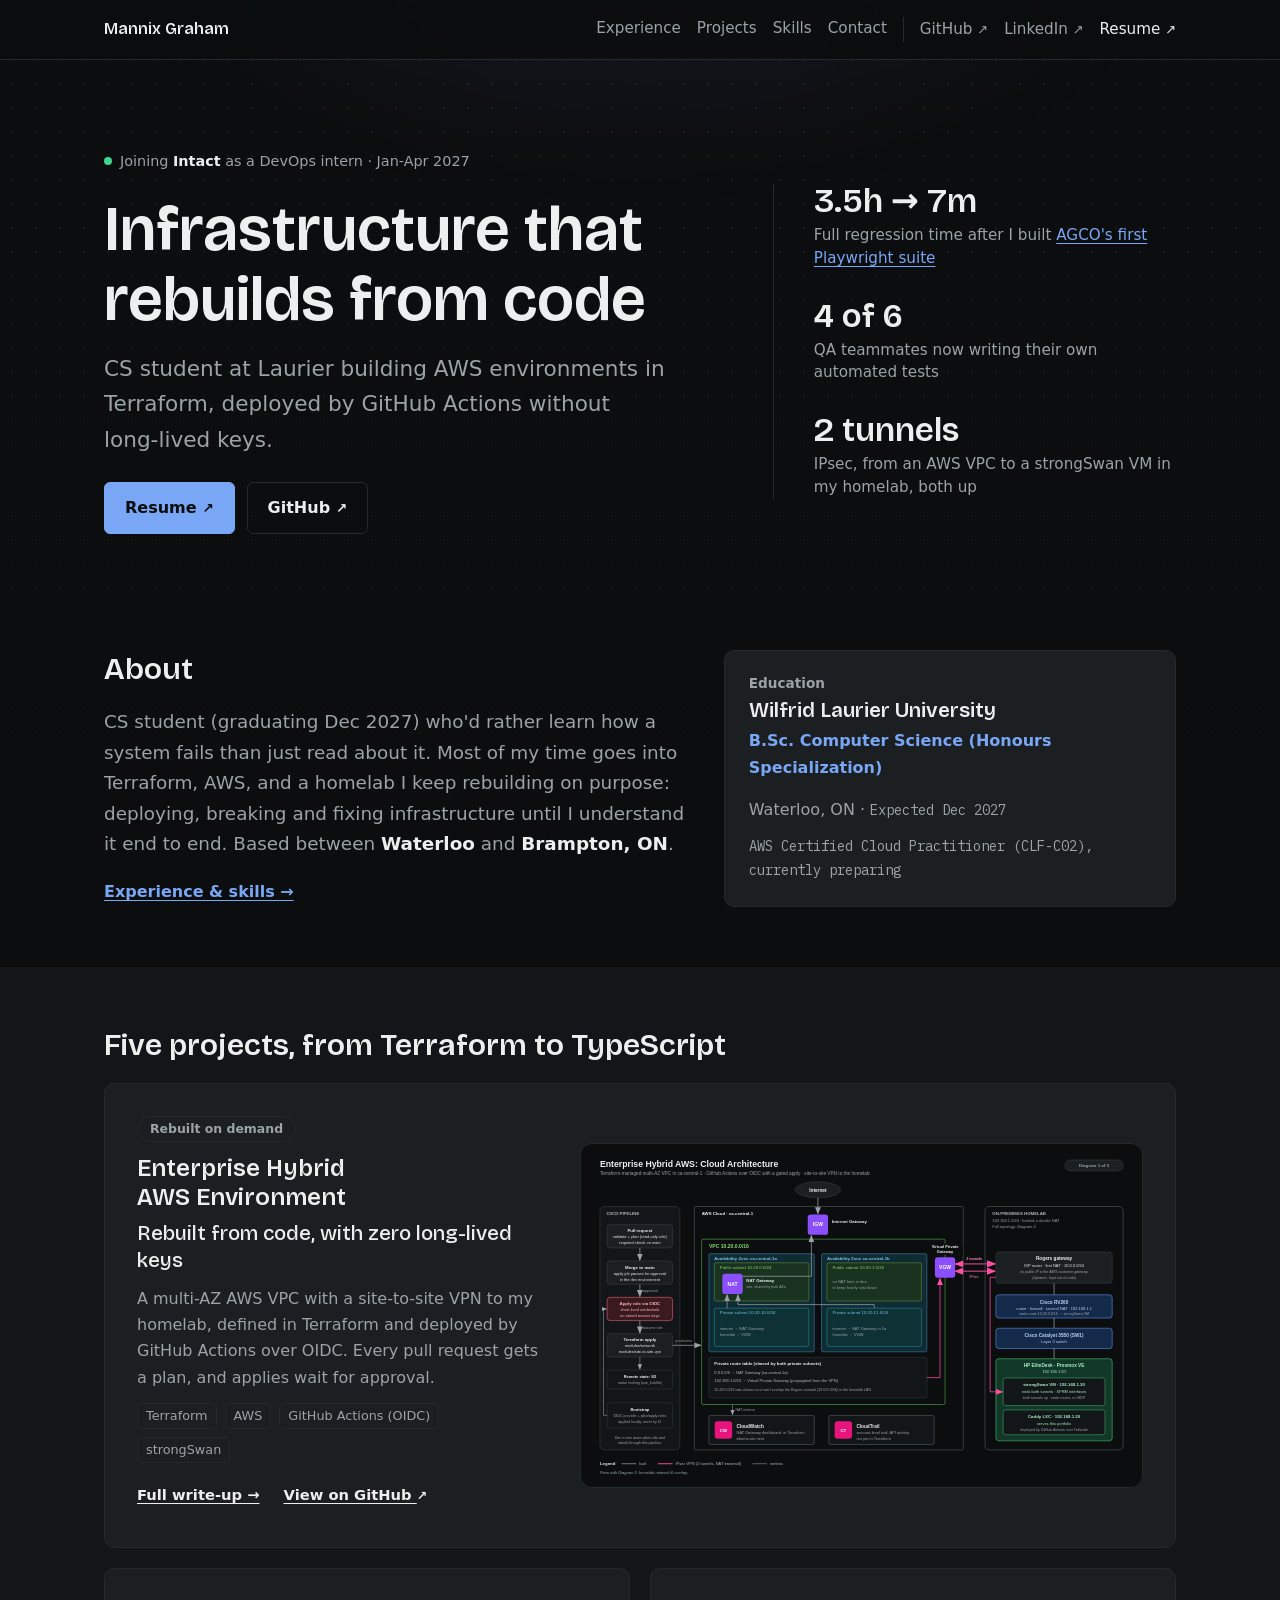
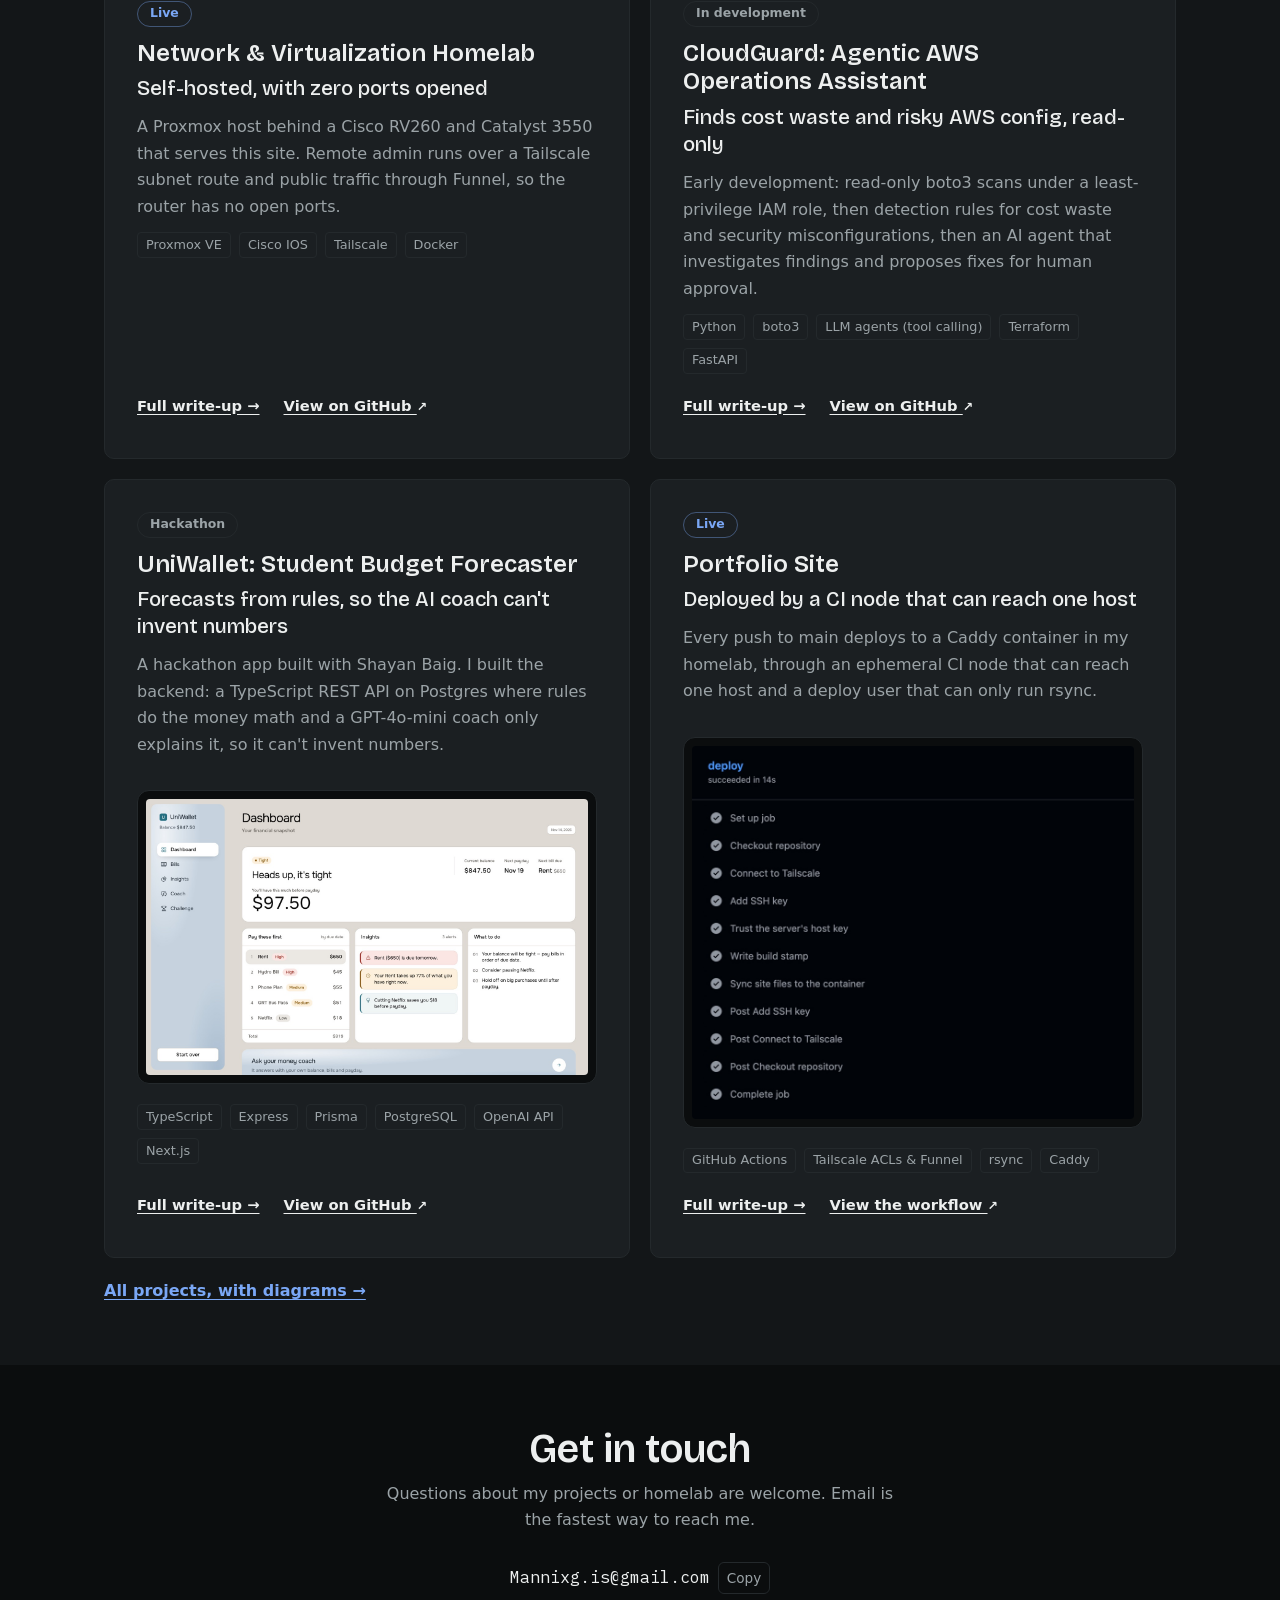
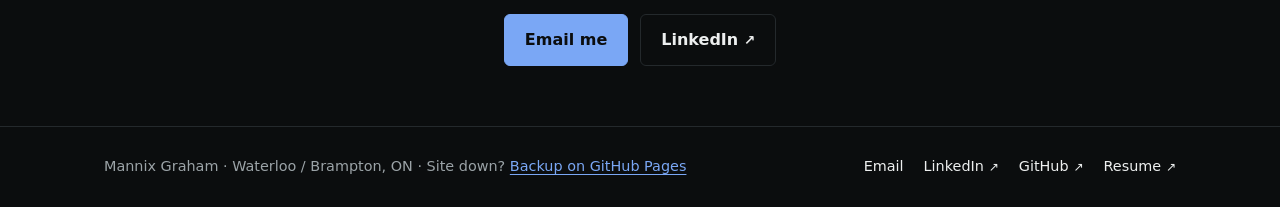
<file: index.html>
<!DOCTYPE html>
<html lang="en" class="no-js">
<head>
  <meta charset="UTF-8" />
  <meta name="viewport" content="width=device-width, initial-scale=1" />
  <title>Mannix Graham | Cloud &amp; DevOps</title>
  <meta name="description" content="Mannix Graham, Computer Science (Honours) at Wilfrid Laurier University. Terraform, AWS, GitHub Actions, Docker and test automation. Incoming DevOps intern at Intact, Jan-Apr 2027." />
  <meta name="theme-color" content="#0B0D0E" />
  <link rel="canonical" href="https://portfolio-site.tail8c489d.ts.net/" />
  <meta property="og:type" content="website" />
  <meta property="og:url" content="https://portfolio-site.tail8c489d.ts.net/" />
  <meta property="og:title" content="Mannix Graham | Cloud &amp; DevOps" />
  <meta property="og:description" content="Terraform + AWS + GitHub Actions (OIDC), a self-hosted Cisco/Proxmox homelab, and test automation that cut regression from 3.5 hours to 7 minutes." />
  <meta property="og:image" content="https://mannixgr.github.io/mannix-portfolio/og-image.png" />
  <meta property="og:image:width" content="1200" />
  <meta property="og:image:height" content="630" />
  <meta name="twitter:card" content="summary_large_image" />
  <link rel="icon" href="data:image/svg+xml,%3Csvg xmlns='http://www.w3.org/2000/svg' viewBox='0 0 64 64'%3E%3Crect width='64' height='64' rx='12' fill='%230B0D0E'/%3E%3Ctext x='32' y='43' font-family='monospace' font-size='30' font-weight='700' text-anchor='middle' fill='%237AA7F5'%3EMG%3C/text%3E%3C/svg%3E" />
  <link rel="preload" href="fonts/bricolage-grotesque-latin.woff2" as="font" type="font/woff2" crossorigin />
  <script>document.documentElement.className = 'js';</script>
  <link rel="stylesheet" href="styles.css" />
</head>
<body>
  <a class="skip-link" href="#main">Skip to content</a>

  <header class="site-header">
    <div class="container nav">
      <a class="nav-name" href="./">Mannix Graham</a>
      <nav class="nav-sections" aria-label="Sections">
        <a href="experience.html">Experience</a>
        <a href="projects.html">Projects</a>
        <a href="experience.html#skills">Skills</a>
        <a href="#contact">Contact</a>
      </nav>
      <div class="nav-actions">
        <a href="https://github.com/Mannixgr" target="_blank" rel="noopener noreferrer">GitHub <span class="ext" aria-hidden="true">↗</span></a>
        <a href="https://linkedin.com/in/mannixgraham" target="_blank" rel="noopener noreferrer">LinkedIn <span class="ext" aria-hidden="true">↗</span></a>
        <a class="nav-resume" href="Mannix-Graham-Resume.pdf" target="_blank" rel="noopener noreferrer">Resume <span class="ext" aria-hidden="true">↗</span></a>
      </div>
    </div>
  </header>

  <main id="main" tabindex="-1">
    <!-- Hero -->
    <section class="hero" id="top" aria-labelledby="hero-title">
      <div class="container hero-grid">
        <div class="hero-copy">
        <p class="hero-status"><span class="status-dot" aria-hidden="true"></span>Joining <strong>Intact</strong> as a DevOps intern · Jan-Apr 2027</p>
        <h1 id="hero-title">Infrastructure that rebuilds from code</h1>
        <p class="hero-tagline">CS student at Laurier building AWS environments in Terraform, deployed by GitHub Actions without <span class="nowrap">long-lived</span> keys.</p>
        <div class="hero-actions">
          <a class="btn btn-primary" href="Mannix-Graham-Resume.pdf" target="_blank" rel="noopener noreferrer">Resume <span class="ext" aria-hidden="true">↗</span></a>
          <a class="btn" href="https://github.com/Mannixgr" target="_blank" rel="noopener noreferrer">GitHub <span class="ext" aria-hidden="true">↗</span></a>
        </div>
        </div>
        <ul class="proof" aria-label="Highlights">
          <li><span class="proof-num">3.5h → 7m</span><span class="proof-text">Full regression time after I built <a href="experience.html">AGCO's first Playwright suite</a></span></li>
          <li><span class="proof-num">4 of 6</span><span class="proof-text">QA teammates now writing their own automated tests</span></li>
          <li><span class="proof-num">2 tunnels</span><span class="proof-text">IPsec, from an AWS VPC to a strongSwan VM in my homelab, both up</span></li>
        </ul>
      </div>
    </section>

    <!-- About -->
    <section aria-labelledby="about-title">
      <div class="container page-hero-grid">
        <div>
        <h2 id="about-title" class="section-label">About</h2>
        <p class="lede">CS student (graduating Dec 2027) who'd rather learn how a system fails than just read about it. Most of my time goes into Terraform, AWS, and a homelab I keep rebuilding on purpose: deploying, breaking and fixing infrastructure until I understand it end to end. Based between <strong>Waterloo</strong> and <strong>Brampton, ON</strong>.</p>
        <a class="more-link" href="experience.html">Experience &amp; skills →</a>
        </div>
        <aside class="edu-card" aria-labelledby="education-title">
          <h2 id="education-title" class="edu-label">Education</h2>
          <h3>Wilfrid Laurier University</h3>
          <p class="entry-role">B.Sc. Computer Science (Honours Specialization)</p>
          <p class="entry-sub">Waterloo, ON · <span class="entry-date">Expected Dec 2027</span></p>
          <p class="also">AWS Certified Cloud Practitioner (CLF-C02), currently preparing</p>
        </aside>
      </div>
    </section>

    <!-- Featured work -->
    <section class="band" id="work" aria-labelledby="work-title">
      <div class="container">
        <h2 id="work-title" class="section-label">Five projects, from Terraform to TypeScript</h2>

        <div class="project-grid">
          <div class="project lead" id="proj-aws">
            <div class="project-text">
            <p class="badge">Rebuilt on demand</p>
            <h3>Enterprise Hybrid AWS Environment</h3>
            <p class="outcome">Rebuilt from code, with zero long-lived keys</p>
            <p>A multi-AZ AWS VPC with a site-to-site VPN to my homelab, defined in Terraform and deployed by GitHub Actions over OIDC. Every pull request gets a plan, and applies wait for approval.</p>
            <ul class="tech" aria-label="Tech stack"><li>Terraform</li><li>AWS</li><li>GitHub Actions (OIDC)</li><li>strongSwan</li></ul>
            <div class="project-links">
              <a class="project-link" href="projects.html#proj-aws">Full write-up →</a>
              <a class="project-link" href="https://github.com/Mannixgr/enterprise-hybrid-aws" target="_blank" rel="noopener noreferrer">View on GitHub <span class="ext" aria-hidden="true">↗</span></a>
            </div>
            </div>
            <figure class="diagram">
              <a href="hybridhomelab.svg" target="_blank" rel="noopener">
                <img src="hybridhomelab.svg" alt="Architecture diagram of the hybrid AWS environment: a Terraform pipeline in GitHub Actions builds a VPC with a NAT gateway and a Virtual Private Gateway, joined by two IPsec tunnels to a strongSwan VM in the homelab. The full write-up has the details." width="1500" height="900" loading="lazy" />
              </a>
            </figure>
          </div>
          <div class="project" id="proj-homelab">
            <p class="badge badge-live">Live</p>
            <h3>Network &amp; Virtualization Homelab</h3>
            <p class="outcome">Self-hosted, with zero ports opened</p>
            <p>A Proxmox host behind a Cisco RV260 and Catalyst 3550 that serves this site. Remote admin runs over a Tailscale subnet route and public traffic through Funnel, so the router has no open ports.</p>
            <ul class="tech" aria-label="Tech stack"><li>Proxmox VE</li><li>Cisco IOS</li><li>Tailscale</li><li>Docker</li></ul>
            <div class="project-links">
              <a class="project-link" href="projects.html#proj-homelab">Full write-up →</a>
              <a class="project-link" href="https://github.com/Mannixgr/Homelab" target="_blank" rel="noopener noreferrer">View on GitHub <span class="ext" aria-hidden="true">↗</span></a>
            </div>
          </div>
          <div class="project" id="proj-cloudguard">
            <p class="badge">In development</p>
            <h3>CloudGuard: Agentic AWS Operations Assistant</h3>
            <p class="outcome">Finds cost waste and risky AWS config, read-only</p>
            <p>Early development: read-only boto3 scans under a least-privilege IAM role, then detection rules for cost waste and security misconfigurations, then an AI agent that investigates findings and proposes fixes for human approval.</p>
            <ul class="tech" aria-label="Tech stack"><li>Python</li><li>boto3</li><li>LLM agents (tool calling)</li><li>Terraform</li><li>FastAPI</li></ul>
            <div class="project-links">
              <a class="project-link" href="projects.html#proj-cloudguard">Full write-up →</a>
              <a class="project-link" href="https://github.com/Mannixgr/CloudGuard" target="_blank" rel="noopener noreferrer">View on GitHub <span class="ext" aria-hidden="true">↗</span></a>
            </div>
          </div>
          <div class="project" id="proj-uniwallet">
            <p class="badge">Hackathon</p>
            <h3>UniWallet: Student Budget Forecaster</h3>
            <p class="outcome">Forecasts from rules, so the AI coach can't invent numbers</p>
            <p>A hackathon app built with Shayan Baig. I built the backend: a TypeScript REST API on Postgres where rules do the money math and a GPT-4o-mini coach only explains it, so it can't invent numbers.</p>
            <figure class="diagram">
              <a href="uniwallet-dashboard.jpg" target="_blank" rel="noopener">
                <img src="uniwallet-dashboard.jpg" alt="UniWallet dashboard with sample data: a student with $847.50 is told they will have $97.50 left before payday, with five bills ranked by due date and three alerts, such as rent being due tomorrow." width="1440" height="900" loading="lazy" />
              </a>
            </figure>
            <ul class="tech" aria-label="Tech stack"><li>TypeScript</li><li>Express</li><li>Prisma</li><li>PostgreSQL</li><li>OpenAI API</li><li>Next.js</li></ul>
            <div class="project-links">
              <a class="project-link" href="projects.html#proj-uniwallet">Full write-up →</a>
              <a class="project-link" href="https://github.com/shayanb18/road2profits" target="_blank" rel="noopener noreferrer">View on GitHub <span class="ext" aria-hidden="true">↗</span></a>
            </div>
          </div>
          <div class="project" id="proj-site">
            <p class="badge badge-live">Live</p>
            <h3>Portfolio Site</h3>
            <p class="outcome">Deployed by a CI node that can reach one host</p>
            <p>Every push to main deploys to a Caddy container in my homelab, through an ephemeral CI node that can reach one host and a deploy user that can only run rsync.</p>
            <figure class="diagram">
              <a href="portfolio-deploy.jpg" target="_blank" rel="noopener">
                <img src="portfolio-deploy.jpg" alt="A successful run of this site's GitHub Actions deploy job, 14 seconds: check out the repository, connect to Tailscale, add the SSH key, trust the server's pinned host key, write the build stamp, then sync the site files to the container." width="960" height="810" loading="lazy" />
              </a>
            </figure>
            <ul class="tech" aria-label="Tech stack"><li>GitHub Actions</li><li>Tailscale ACLs &amp; Funnel</li><li>rsync</li><li>Caddy</li></ul>
            <div class="project-links">
              <a class="project-link" href="projects.html#proj-site">Full write-up →</a>
              <a class="project-link" href="https://github.com/Mannixgr/mannix-portfolio/blob/main/.github/workflows/deploy.yml" target="_blank" rel="noopener noreferrer">View the workflow <span class="ext" aria-hidden="true">↗</span></a>
            </div>
          </div>
        </div>
        <a class="more-link" href="projects.html">All projects, with diagrams →</a>
      </div>
    </section>

    <!-- Contact -->
    <section class="cta" id="contact" aria-labelledby="contact-title">
      <div class="container">
        <h2 id="contact-title">Get in touch</h2>
        <p>Questions about my projects or homelab are welcome. Email is the fastest way to reach me.</p>
        <p class="email-line">
          <span class="email-address">Mannixg.is@gmail.com</span>
          <button type="button" class="copy-btn" data-copy="Mannixg.is@gmail.com">Copy</button>
        </p>
        <div class="hero-actions">
          <a class="btn btn-primary" href="mailto:Mannixg.is@gmail.com">Email me</a>
          <a class="btn" href="https://linkedin.com/in/mannixgraham" target="_blank" rel="noopener noreferrer">LinkedIn <span class="ext" aria-hidden="true">↗</span></a>
        </div>
      </div>
    </section>
  </main>

  <footer>
    <div class="container footer-row">
      <div class="footer-id">Mannix Graham · Waterloo / Brampton, ON · <span class="deploy-stamp" hidden></span><span class="mirror-link">Site down? <a href="https://mannixgr.github.io/mannix-portfolio/">Backup on GitHub Pages</a></span></div>
      <nav class="footer-links" aria-label="Contact">
        <a href="mailto:Mannixg.is@gmail.com">Email</a>
        <a href="https://linkedin.com/in/mannixgraham" target="_blank" rel="noopener noreferrer">LinkedIn <span class="ext" aria-hidden="true">↗</span></a>
        <a href="https://github.com/Mannixgr" target="_blank" rel="noopener noreferrer">GitHub <span class="ext" aria-hidden="true">↗</span></a>
        <a href="Mannix-Graham-Resume.pdf" target="_blank" rel="noopener noreferrer">Resume <span class="ext" aria-hidden="true">↗</span></a>
      </nav>
    </div>
  </footer>

  <script src="site.js"></script>
</body>
</html>
</file>
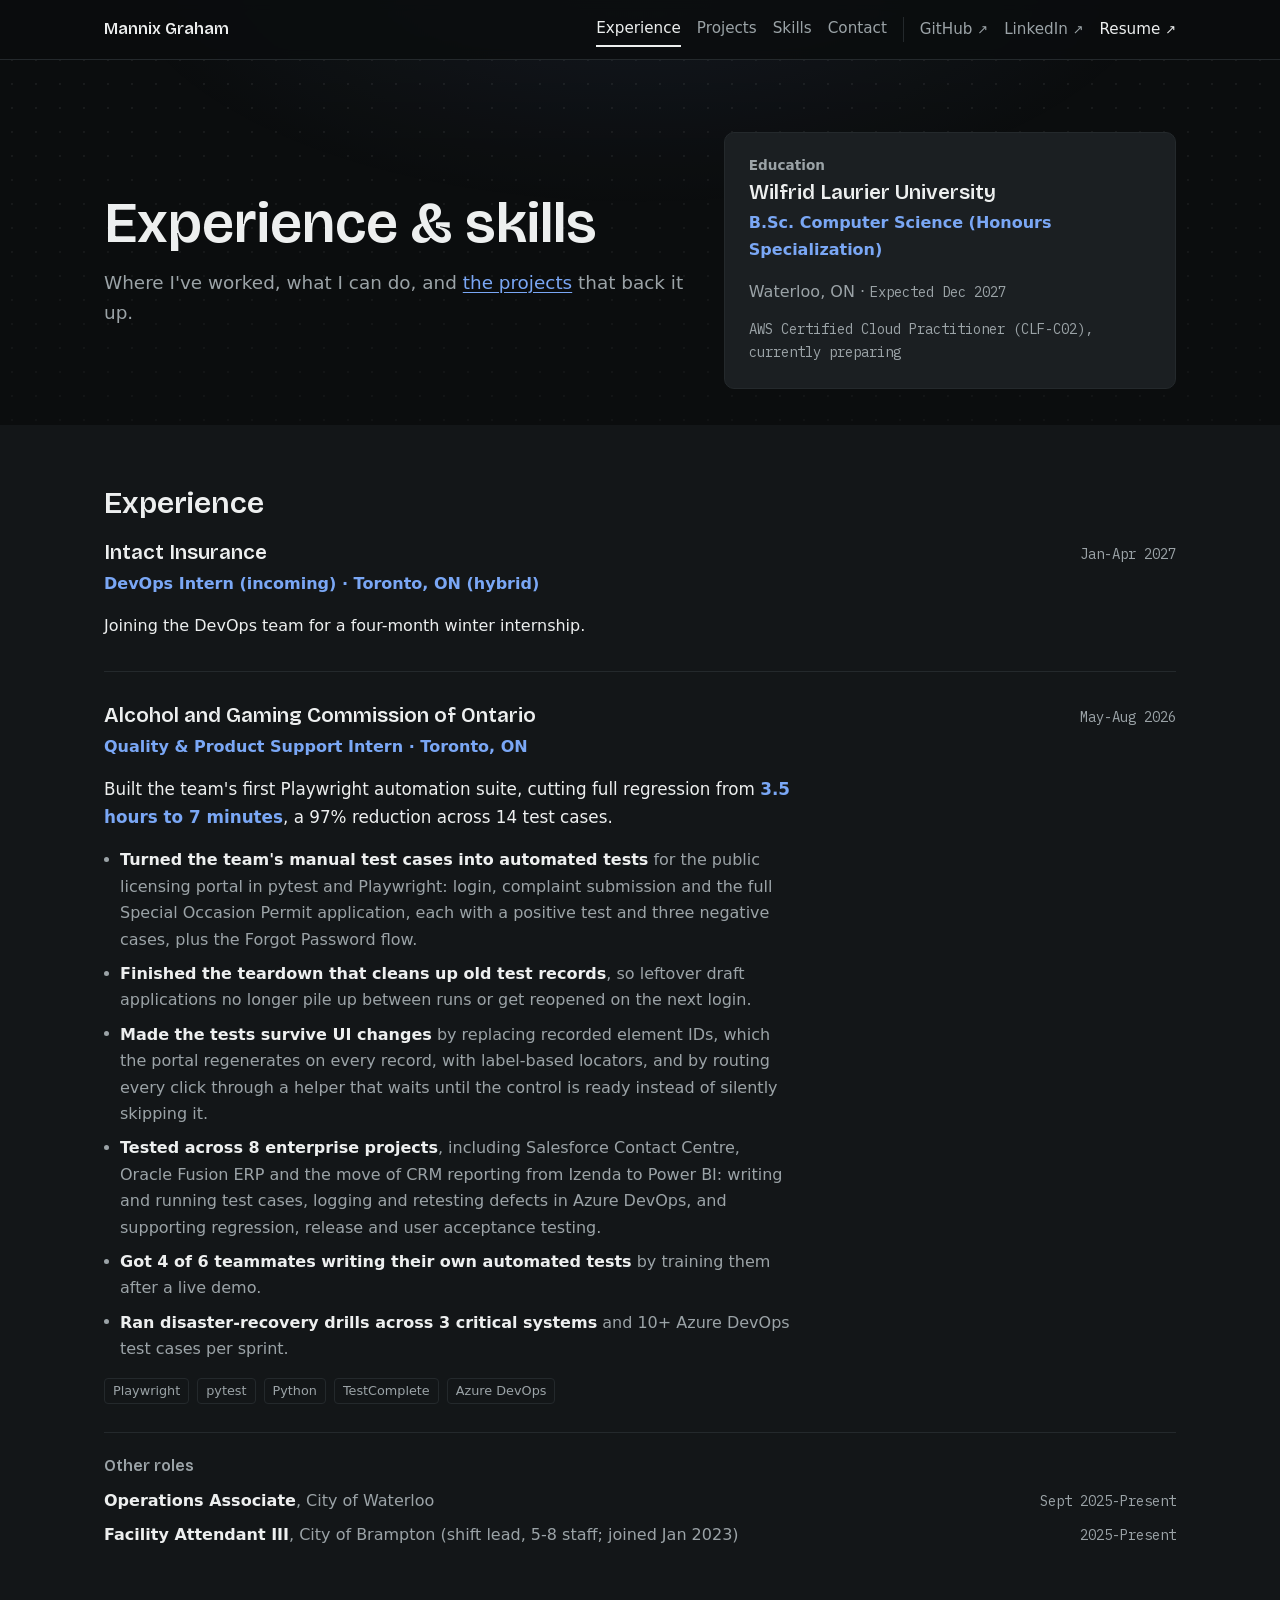
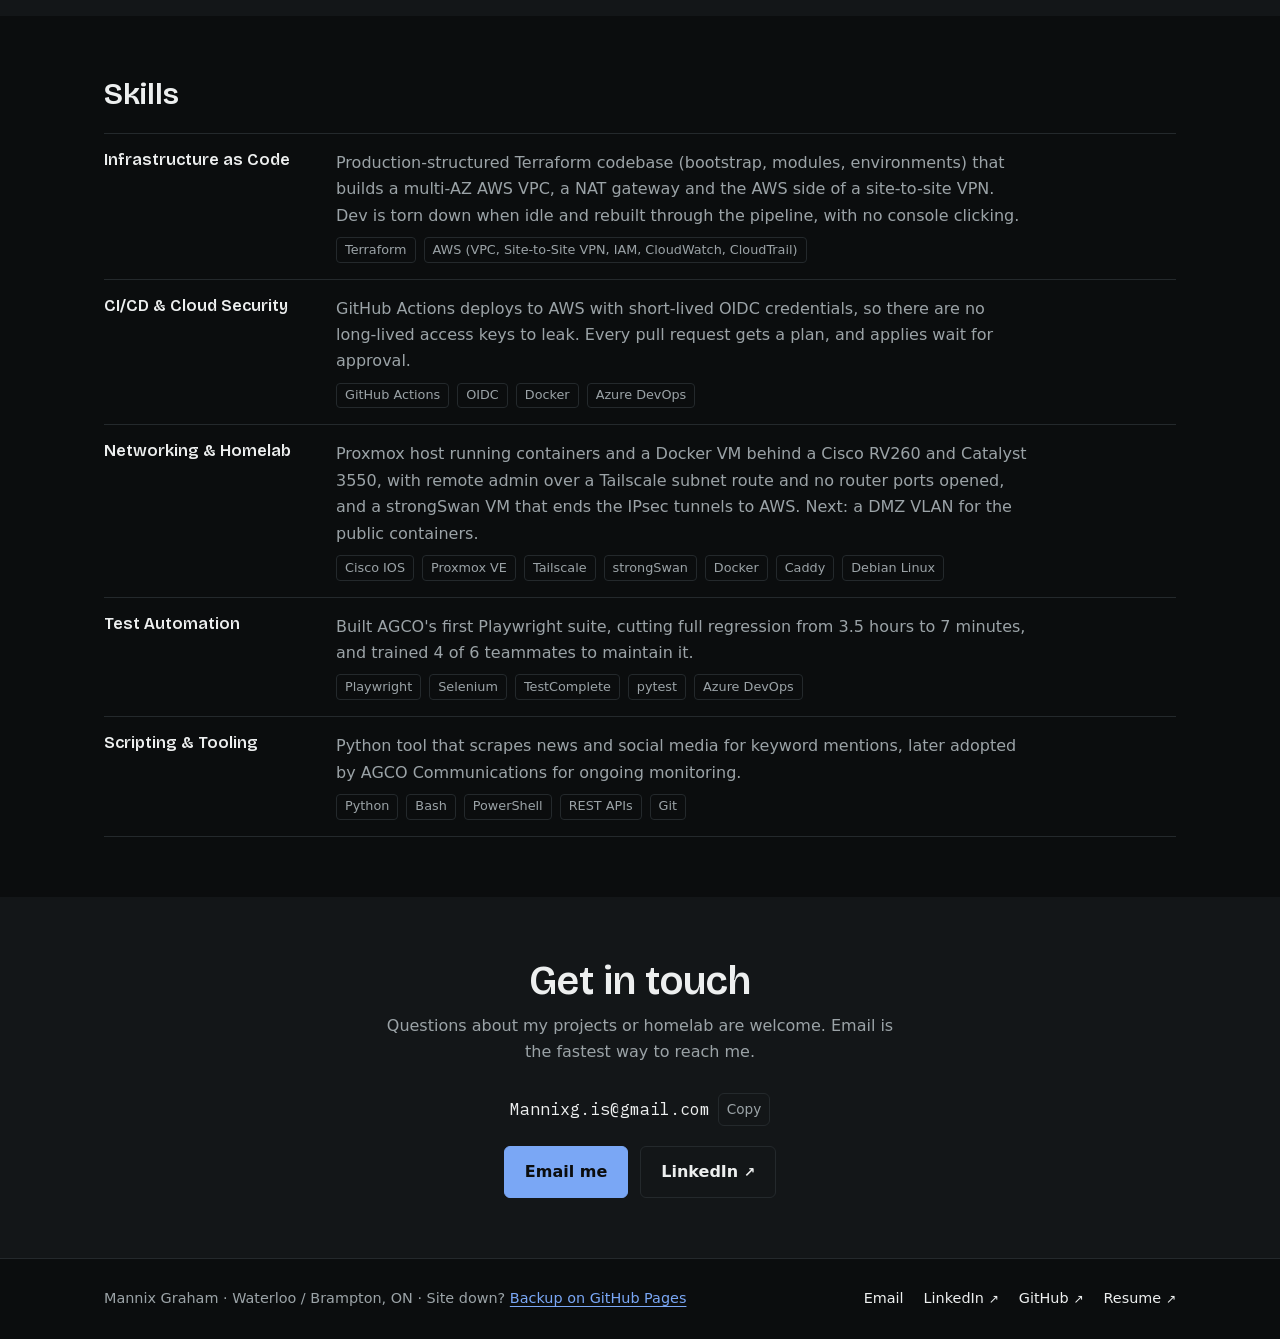
<file: experience.html>
<!DOCTYPE html>
<html lang="en" class="no-js">
<head>
  <meta charset="UTF-8" />
  <meta name="viewport" content="width=device-width, initial-scale=1" />
  <title>Experience | Mannix Graham</title>
  <meta name="description" content="Incoming DevOps Intern at Intact (Jan-Apr 2027). Quality & Product Support Intern at AGCO (Playwright suite: 3.5h to 7m regression), plus skills in Terraform, AWS, GitHub Actions, Cisco networking and test automation." />
  <meta name="theme-color" content="#0B0D0E" />
  <link rel="canonical" href="https://portfolio-site.tail8c489d.ts.net/experience.html" />
  <meta property="og:type" content="website" />
  <meta property="og:url" content="https://portfolio-site.tail8c489d.ts.net/experience.html" />
  <meta property="og:title" content="Experience | Mannix Graham" />
  <meta property="og:description" content="Incoming DevOps Intern at Intact (Jan-Apr 2027). Quality & Product Support Intern at AGCO (Playwright suite: 3.5h to 7m regression), plus skills in Terraform, AWS, GitHub Actions, Cisco networking and test automation." />
  <meta property="og:image" content="https://mannixgr.github.io/mannix-portfolio/og-experience.png" />
  <meta property="og:image:width" content="1200" />
  <meta property="og:image:height" content="630" />
  <meta name="twitter:card" content="summary_large_image" />
  <link rel="icon" href="data:image/svg+xml,%3Csvg xmlns='http://www.w3.org/2000/svg' viewBox='0 0 64 64'%3E%3Crect width='64' height='64' rx='12' fill='%230B0D0E'/%3E%3Ctext x='32' y='43' font-family='monospace' font-size='30' font-weight='700' text-anchor='middle' fill='%237AA7F5'%3EMG%3C/text%3E%3C/svg%3E" />
  <link rel="preload" href="fonts/bricolage-grotesque-latin.woff2" as="font" type="font/woff2" crossorigin />
  <script>document.documentElement.className = 'js';</script>
  <link rel="stylesheet" href="styles.css" />
</head>
<body>
  <a class="skip-link" href="#main">Skip to content</a>

  <header class="site-header">
    <div class="container nav">
      <a class="nav-name" href="./">Mannix Graham</a>
      <nav class="nav-sections" aria-label="Sections">
        <a href="experience.html" aria-current="page">Experience</a>
        <a href="projects.html">Projects</a>
        <a href="experience.html#skills">Skills</a>
        <a href="#contact">Contact</a>
      </nav>
      <div class="nav-actions">
        <a href="https://github.com/Mannixgr" target="_blank" rel="noopener noreferrer">GitHub <span class="ext" aria-hidden="true">↗</span></a>
        <a href="https://linkedin.com/in/mannixgraham" target="_blank" rel="noopener noreferrer">LinkedIn <span class="ext" aria-hidden="true">↗</span></a>
        <a class="nav-resume" href="Mannix-Graham-Resume.pdf" target="_blank" rel="noopener noreferrer">Resume <span class="ext" aria-hidden="true">↗</span></a>
      </div>
    </div>
  </header>

  <main id="main" tabindex="-1">
    <section class="page-hero" aria-labelledby="page-title">
      <div class="container page-hero-grid">
        <div>
          <h1 id="page-title">Experience &amp; skills</h1>
          <p class="lede">Where I've worked, what I can do, and <a href="projects.html">the projects</a> that back it up.</p>
        </div>
        <aside class="edu-card" aria-labelledby="education-title">
          <h2 id="education-title" class="edu-label">Education</h2>
          <h3>Wilfrid Laurier University</h3>
          <p class="entry-role">B.Sc. Computer Science (Honours Specialization)</p>
          <p class="entry-sub">Waterloo, ON · <span class="entry-date">Expected Dec 2027</span></p>
          <p class="also">AWS Certified Cloud Practitioner (CLF-C02), currently preparing</p>
        </aside>
      </div>
    </section>

    <!-- Experience -->
    <section class="band" id="experience" aria-labelledby="experience-title">
      <div class="container">
        <h2 id="experience-title" class="section-label">Experience</h2>

        <article class="entry">
          <div class="entry-head">
            <h3>Intact Insurance</h3>
            <span class="entry-date">Jan-Apr 2027</span>
          </div>
          <p class="entry-role">DevOps Intern (incoming) · Toronto, ON (hybrid)</p>
          <p>Joining the DevOps team for a four-month winter internship.</p>
        </article>

        <article class="entry">
          <div class="entry-head">
            <h3>Alcohol and Gaming Commission of Ontario</h3>
            <span class="entry-date">May-Aug 2026</span>
          </div>
          <p class="entry-role">Quality &amp; Product Support Intern · Toronto, ON</p>

          <p class="highlight">Built the team's first Playwright automation suite, cutting full regression from <strong>3.5 hours to 7 minutes</strong>, a 97% reduction across 14 test cases.</p>

          <ul class="bullets">
            <li><strong>Turned the team's manual test cases into automated tests</strong> for the public licensing portal in pytest and Playwright: login, complaint submission and the full Special Occasion Permit application, each with a positive test and three negative cases, plus the Forgot Password flow.</li>
            <li><strong>Finished the teardown that cleans up old test records</strong>, so leftover draft applications no longer pile up between runs or get reopened on the next login.</li>
            <li><strong>Made the tests survive UI changes</strong> by replacing recorded element IDs, which the portal regenerates on every record, with label-based locators, and by routing every click through a helper that waits until the control is ready instead of silently skipping it.</li>
            <li><strong>Tested across 8 enterprise projects</strong>, including Salesforce Contact Centre, Oracle Fusion ERP and the move of CRM reporting from Izenda to Power BI: writing and running test cases, logging and retesting defects in Azure DevOps, and supporting regression, release and user acceptance testing.</li>
            <li><strong>Got 4 of 6 teammates writing their own automated tests</strong> by training them after a live demo.</li>
            <li><strong>Ran disaster-recovery drills across 3 critical systems</strong> and 10+ Azure DevOps test cases per sprint.</li>
          </ul>
          <ul class="tech" aria-label="Tech stack"><li>Playwright</li><li>pytest</li><li>Python</li><li>TestComplete</li><li>Azure DevOps</li></ul>
        </article>

        <ul class="also-list" aria-label="Other roles">
          <li class="also-label" aria-hidden="true">Other roles</li>
          <li><span><strong>Operations Associate</strong>, City of Waterloo</span><span class="entry-date">Sept 2025-Present</span></li>
          <li><span><strong>Facility Attendant III</strong>, City of Brampton (shift lead, 5-8 staff; joined Jan 2023)</span><span class="entry-date">2025-Present</span></li>
        </ul>
      </div>
    </section>

    <!-- Skills -->
    <section id="skills" aria-labelledby="skills-title">
      <div class="container">
        <h2 id="skills-title" class="section-label">Skills</h2>
        <div class="skill-list">
          <div class="skill-row">
            <h3>Infrastructure as Code</h3>
            <div>
              <p>Production-structured Terraform codebase (bootstrap, modules, environments) that builds a multi-AZ AWS VPC, a NAT gateway and the AWS side of a site-to-site VPN. Dev is torn down when idle and rebuilt through the pipeline, with no console clicking.</p>
              <ul class="tech" aria-label="Tech stack"><li>Terraform</li><li>AWS (VPC, Site-to-Site VPN, IAM, CloudWatch, CloudTrail)</li></ul>
            </div>
          </div>
          <div class="skill-row">
            <h3>CI/CD &amp; Cloud Security</h3>
            <div>
              <p>GitHub Actions deploys to AWS with short-lived OIDC credentials, so there are no long-lived access keys to leak. Every pull request gets a plan, and applies wait for approval.</p>
              <ul class="tech" aria-label="Tech stack"><li>GitHub Actions</li><li>OIDC</li><li>Docker</li><li>Azure DevOps</li></ul>
            </div>
          </div>
          <div class="skill-row">
            <h3>Networking &amp; Homelab</h3>
            <div>
              <p>Proxmox host running containers and a Docker VM behind a Cisco RV260 and Catalyst 3550, with remote admin over a Tailscale subnet route and no router ports opened, and a strongSwan VM that ends the IPsec tunnels to AWS. Next: a DMZ VLAN for the public containers.</p>
              <ul class="tech" aria-label="Tech stack"><li>Cisco IOS</li><li>Proxmox VE</li><li>Tailscale</li><li>strongSwan</li><li>Docker</li><li>Caddy</li><li>Debian Linux</li></ul>
            </div>
          </div>
          <div class="skill-row">
            <h3>Test Automation</h3>
            <div>
              <p>Built AGCO's first Playwright suite, cutting full regression from 3.5 hours to 7 minutes, and trained 4 of 6 teammates to maintain it.</p>
              <ul class="tech" aria-label="Tech stack"><li>Playwright</li><li>Selenium</li><li>TestComplete</li><li>pytest</li><li>Azure DevOps</li></ul>
            </div>
          </div>
          <div class="skill-row">
            <h3>Scripting &amp; Tooling</h3>
            <div>
              <p>Python tool that scrapes news and social media for keyword mentions, later adopted by AGCO Communications for ongoing monitoring.</p>
              <ul class="tech" aria-label="Tech stack"><li>Python</li><li>Bash</li><li>PowerShell</li><li>REST APIs</li><li>Git</li></ul>
            </div>
          </div>
        </div>
      </div>
    </section>

    <!-- Contact -->
    <section class="cta band" id="contact" aria-labelledby="contact-title">
      <div class="container">
        <h2 id="contact-title">Get in touch</h2>
        <p>Questions about my projects or homelab are welcome. Email is the fastest way to reach me.</p>
        <p class="email-line">
          <span class="email-address">Mannixg.is@gmail.com</span>
          <button type="button" class="copy-btn" data-copy="Mannixg.is@gmail.com">Copy</button>
        </p>
        <div class="hero-actions">
          <a class="btn btn-primary" href="mailto:Mannixg.is@gmail.com">Email me</a>
          <a class="btn" href="https://linkedin.com/in/mannixgraham" target="_blank" rel="noopener noreferrer">LinkedIn <span class="ext" aria-hidden="true">↗</span></a>
        </div>
      </div>
    </section>
  </main>

  <footer>
    <div class="container footer-row">
      <div class="footer-id">Mannix Graham · Waterloo / Brampton, ON · <span class="deploy-stamp" hidden></span><span class="mirror-link">Site down? <a href="https://mannixgr.github.io/mannix-portfolio/">Backup on GitHub Pages</a></span></div>
      <nav class="footer-links" aria-label="Contact">
        <a href="mailto:Mannixg.is@gmail.com">Email</a>
        <a href="https://linkedin.com/in/mannixgraham" target="_blank" rel="noopener noreferrer">LinkedIn <span class="ext" aria-hidden="true">↗</span></a>
        <a href="https://github.com/Mannixgr" target="_blank" rel="noopener noreferrer">GitHub <span class="ext" aria-hidden="true">↗</span></a>
        <a href="Mannix-Graham-Resume.pdf" target="_blank" rel="noopener noreferrer">Resume <span class="ext" aria-hidden="true">↗</span></a>
      </nav>
    </div>
  </footer>

  <script src="site.js"></script>
</body>
</html>
</file>
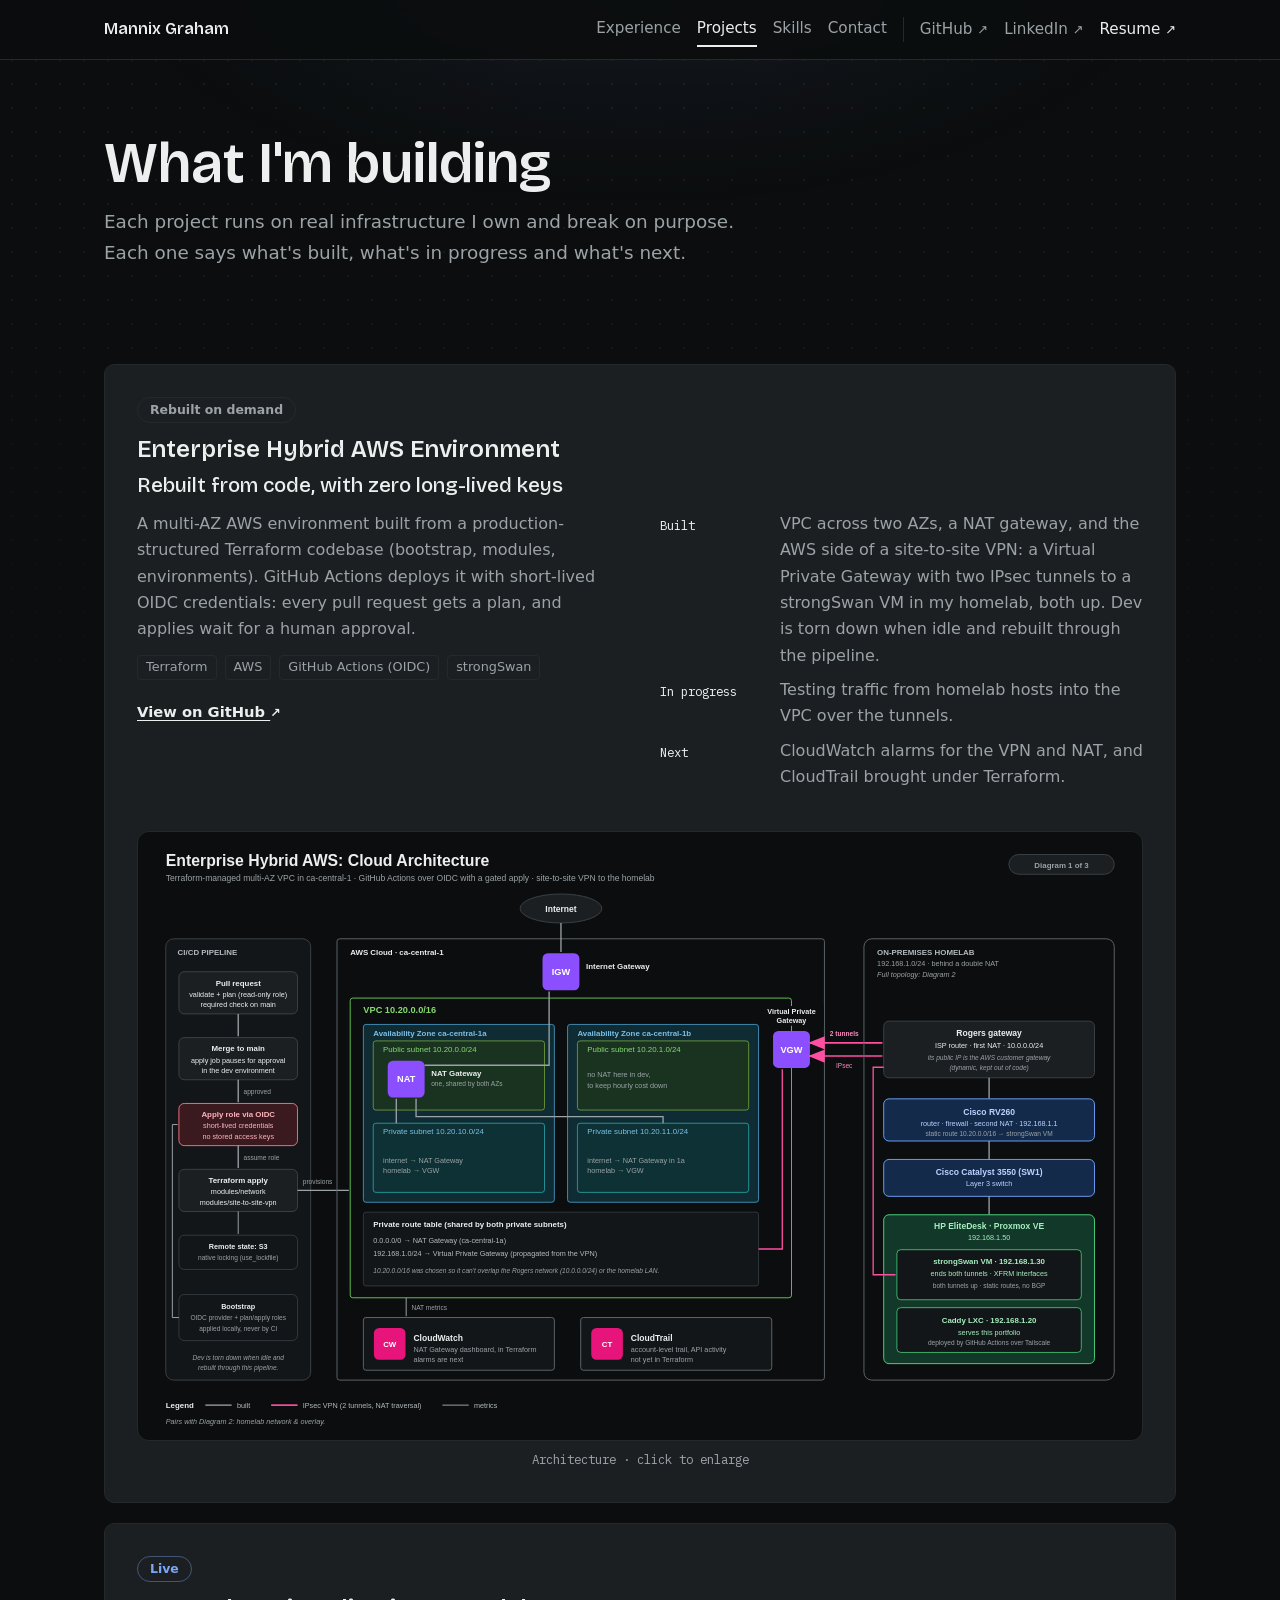
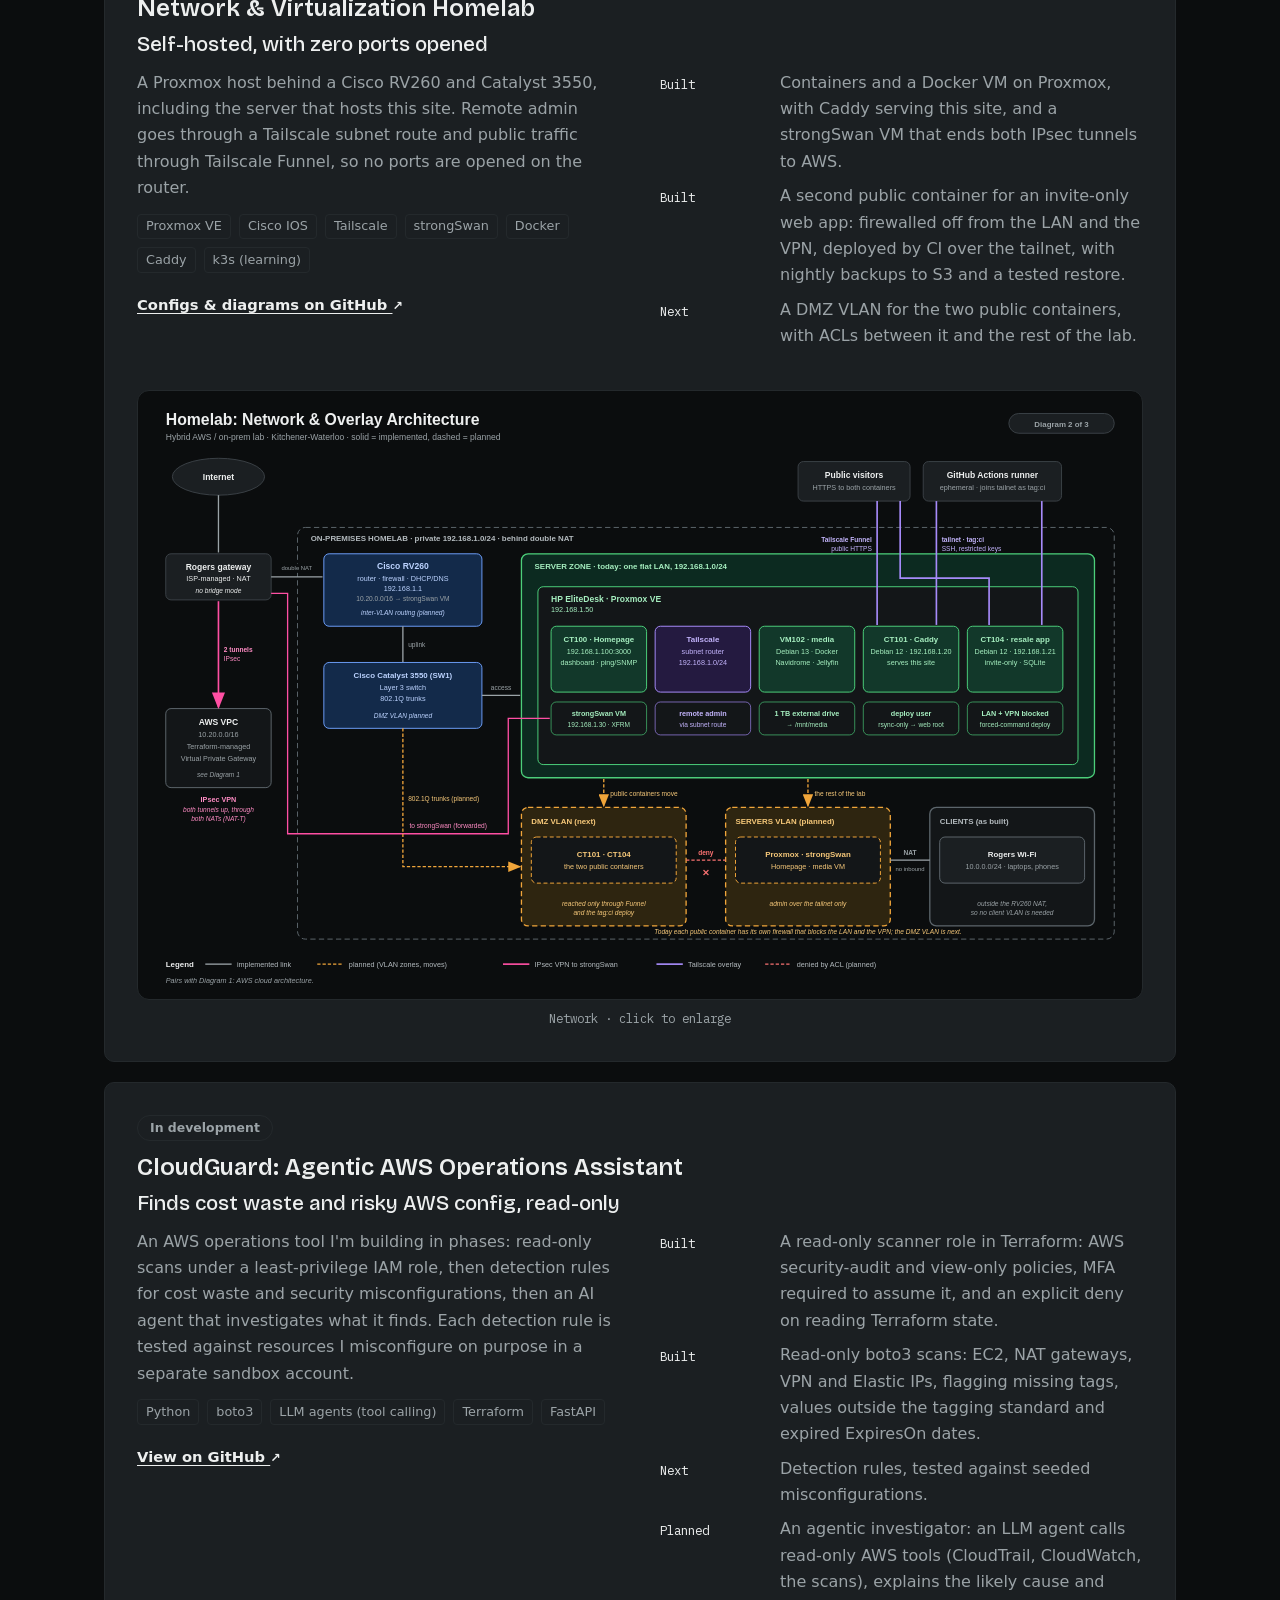
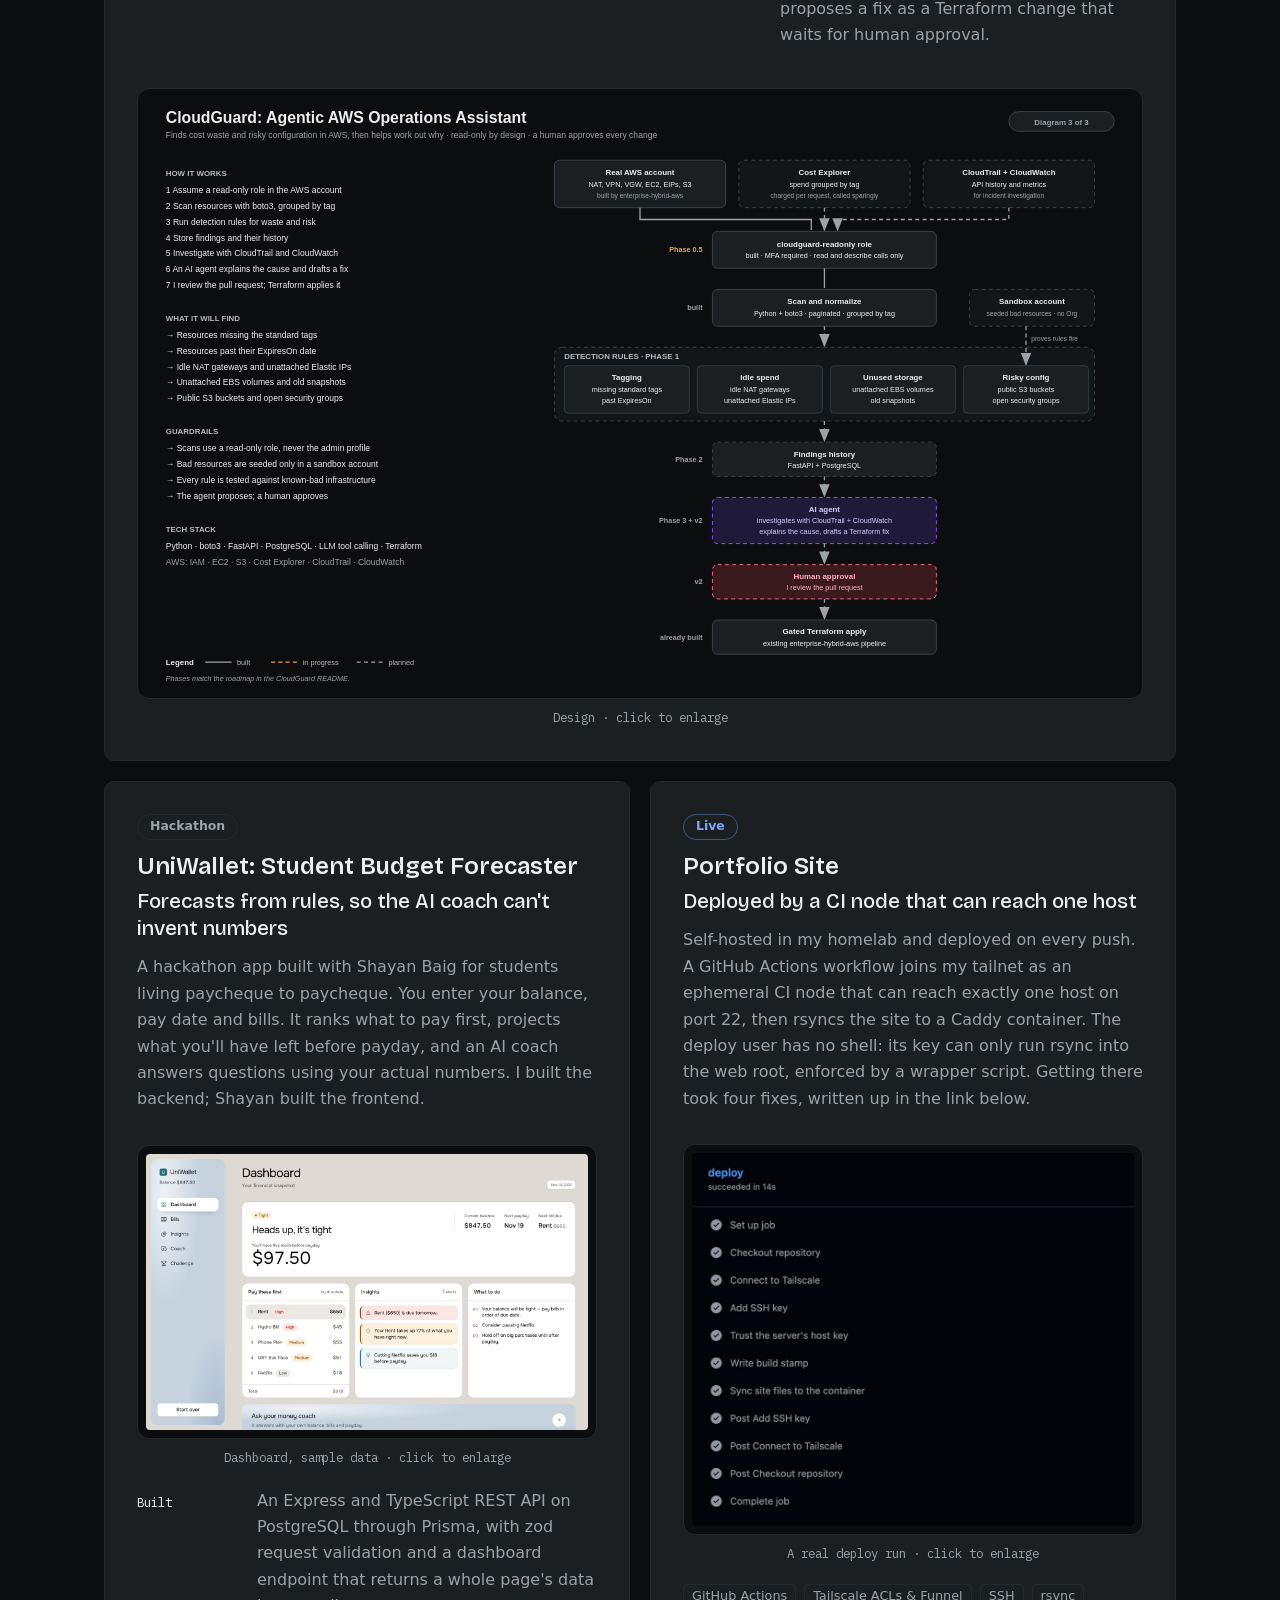
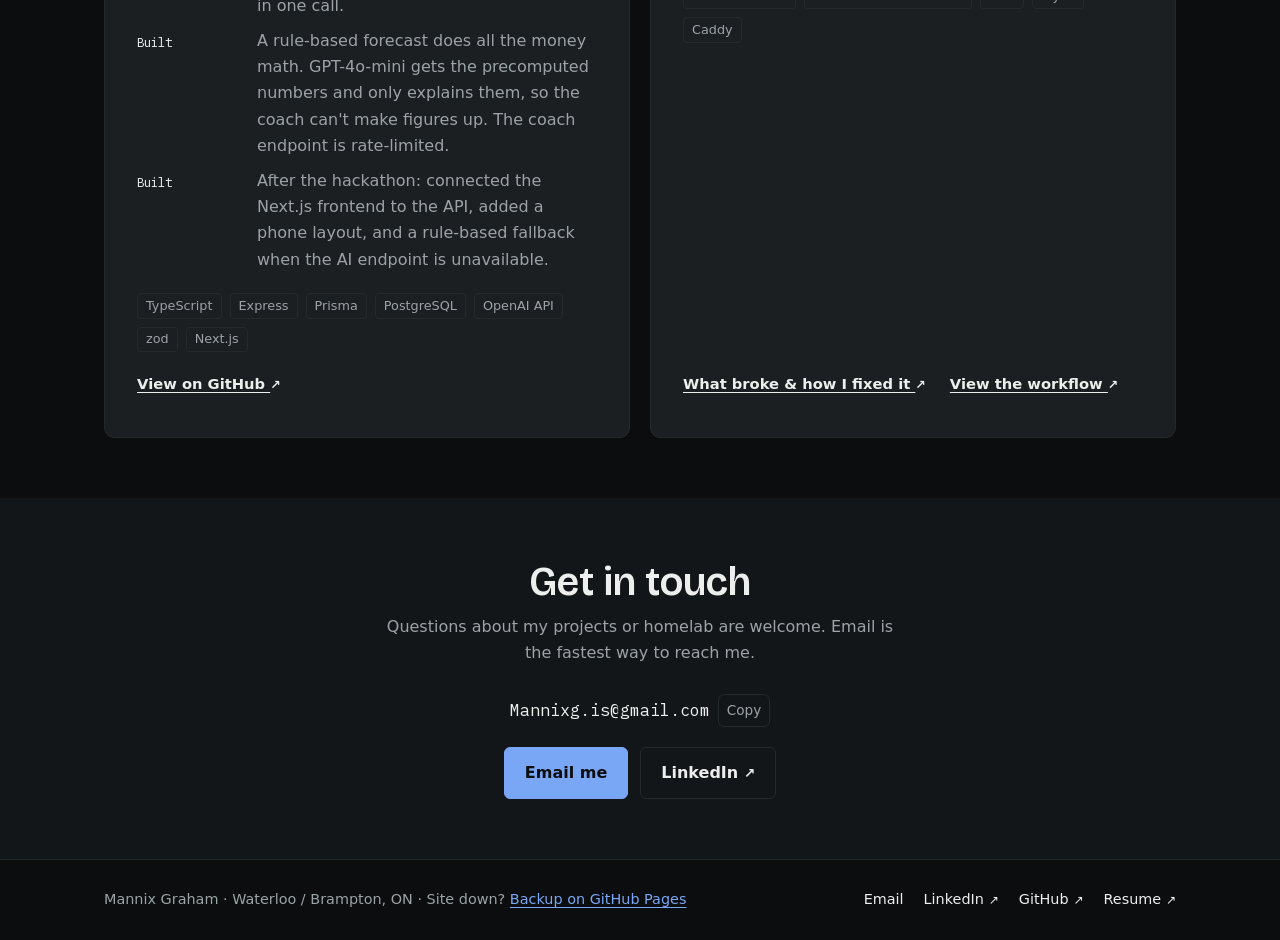
<file: projects.html>
<!DOCTYPE html>
<html lang="en" class="no-js">
<head>
  <meta charset="UTF-8" />
  <meta name="viewport" content="width=device-width, initial-scale=1" />
  <title>Projects | Mannix Graham</title>
  <meta name="description" content="Terraform-built AWS environment, a Cisco/Proxmox homelab with no open ports, CloudGuard, an agentic AWS operations assistant in development, UniWallet, a hackathon budgeting app, and the CI/CD pipeline that deploys this site." />
  <meta name="theme-color" content="#0B0D0E" />
  <link rel="canonical" href="https://portfolio-site.tail8c489d.ts.net/projects.html" />
  <meta property="og:type" content="website" />
  <meta property="og:url" content="https://portfolio-site.tail8c489d.ts.net/projects.html" />
  <meta property="og:title" content="Projects | Mannix Graham" />
  <meta property="og:description" content="Terraform-built AWS environment, a Cisco/Proxmox homelab with no open ports, CloudGuard, an agentic AWS operations assistant in development, UniWallet, a hackathon budgeting app, and the CI/CD pipeline that deploys this site." />
  <meta property="og:image" content="https://mannixgr.github.io/mannix-portfolio/og-projects.png" />
  <meta property="og:image:width" content="1200" />
  <meta property="og:image:height" content="630" />
  <meta name="twitter:card" content="summary_large_image" />
  <link rel="icon" href="data:image/svg+xml,%3Csvg xmlns='http://www.w3.org/2000/svg' viewBox='0 0 64 64'%3E%3Crect width='64' height='64' rx='12' fill='%230B0D0E'/%3E%3Ctext x='32' y='43' font-family='monospace' font-size='30' font-weight='700' text-anchor='middle' fill='%237AA7F5'%3EMG%3C/text%3E%3C/svg%3E" />
  <link rel="preload" href="fonts/bricolage-grotesque-latin.woff2" as="font" type="font/woff2" crossorigin />
  <script>document.documentElement.className = 'js';</script>
  <link rel="stylesheet" href="styles.css" />
</head>
<body>
  <a class="skip-link" href="#main">Skip to content</a>

  <header class="site-header">
    <div class="container nav">
      <a class="nav-name" href="./">Mannix Graham</a>
      <nav class="nav-sections" aria-label="Sections">
        <a href="experience.html">Experience</a>
        <a href="projects.html" aria-current="page">Projects</a>
        <a href="experience.html#skills">Skills</a>
        <a href="#contact">Contact</a>
      </nav>
      <div class="nav-actions">
        <a href="https://github.com/Mannixgr" target="_blank" rel="noopener noreferrer">GitHub <span class="ext" aria-hidden="true">↗</span></a>
        <a href="https://linkedin.com/in/mannixgraham" target="_blank" rel="noopener noreferrer">LinkedIn <span class="ext" aria-hidden="true">↗</span></a>
        <a class="nav-resume" href="Mannix-Graham-Resume.pdf" target="_blank" rel="noopener noreferrer">Resume <span class="ext" aria-hidden="true">↗</span></a>
      </div>
    </div>
  </header>

  <main id="main" tabindex="-1">
    <section class="page-hero" aria-labelledby="page-title">
      <div class="container">
        <h1 id="page-title">What I'm building</h1>
        <p class="lede">Each project runs on real infrastructure I own and break on purpose. Each one says what's built, what's in progress and what's next.</p>
      </div>
    </section>

    <!-- Projects -->
    <section id="projects" aria-label="All projects">
      <div class="container">

        <div class="project-grid">
          <article class="project featured" id="proj-aws">
            <p class="badge">Rebuilt on demand</p>
            <h2>Enterprise Hybrid AWS Environment</h2>
            <p class="outcome">Rebuilt from code, with zero long-lived keys</p>
            <div class="project-body">
              <p>A multi-AZ AWS environment built from a production-structured Terraform codebase (bootstrap, modules, environments). GitHub Actions deploys it with short-lived OIDC credentials: every pull request gets a plan, and applies wait for a human approval.</p>
              <ul class="tech" aria-label="Tech stack"><li>Terraform</li><li>AWS</li><li>GitHub Actions (OIDC)</li><li>strongSwan</li></ul>
              <a class="project-link" href="https://github.com/Mannixgr/enterprise-hybrid-aws" target="_blank" rel="noopener noreferrer">View on GitHub <span class="ext" aria-hidden="true">↗</span></a>
            </div>
            <ul class="status-list">
              <li><span class="status-tag">Built</span>VPC across two AZs, a NAT gateway, and the AWS side of a site-to-site VPN: a Virtual Private Gateway with two IPsec tunnels to a strongSwan VM in my homelab, both up. Dev is torn down when idle and rebuilt through the pipeline.</li>
              <li><span class="status-tag">In progress</span>Testing traffic from homelab hosts into the VPC over the tunnels.</li>
              <li><span class="status-tag">Next</span>CloudWatch alarms for the VPN and NAT, and CloudTrail brought under Terraform.</li>
            </ul>

            <figure class="diagram diagram-trace">
              <a href="hybridhomelab.svg" target="_blank" rel="noopener">
                <img src="hybridhomelab.svg" alt="Architecture diagram: a pull request runs a read-only Terraform plan; after merge, the apply job waits for approval, assumes an apply role over OIDC and runs Terraform with state in S3. Terraform builds a VPC (10.20.0.0/16) in ca-central-1 across two availability zones, with public and private subnets, one shared NAT gateway and an internet gateway. A shared private route table sends internet traffic to the NAT gateway and homelab traffic (192.168.1.0/24) to a Virtual Private Gateway. Two IPsec tunnels run from the Virtual Private Gateway through the homelab's double NAT to a strongSwan VM on Proxmox, which ends both with XFRM interfaces; the RV260 routes 10.20.0.0/16 to it. CloudWatch has a NAT gateway dashboard and CloudTrail records API activity at the account level." width="1500" height="900" loading="lazy" />
              </a>
              <figcaption>Architecture · click to enlarge</figcaption>
            </figure>
          </article>

          <article class="project featured" id="proj-homelab">
            <p class="badge badge-live">Live</p>
            <h2>Network &amp; Virtualization Homelab</h2>
            <p class="outcome">Self-hosted, with zero ports opened</p>
            <div class="project-body">
              <p>A Proxmox host behind a Cisco RV260 and Catalyst 3550, including the server that hosts this site. Remote admin goes through a Tailscale subnet route and public traffic through Tailscale Funnel, so no ports are opened on the router.</p>
              <ul class="tech" aria-label="Tech stack"><li>Proxmox VE</li><li>Cisco IOS</li><li>Tailscale</li><li>strongSwan</li><li>Docker</li><li>Caddy</li><li>k3s (learning)</li></ul>
              <a class="project-link" href="https://github.com/Mannixgr/Homelab" target="_blank" rel="noopener noreferrer">Configs &amp; diagrams on GitHub <span class="ext" aria-hidden="true">↗</span></a>
            </div>
            <ul class="status-list">
              <li><span class="status-tag">Built</span>Containers and a Docker VM on Proxmox, with Caddy serving this site, and a strongSwan VM that ends both IPsec tunnels to AWS.</li>
              <li><span class="status-tag">Built</span>A second public container for an invite-only web app: firewalled off from the LAN and the VPN, deployed by CI over the tailnet, with nightly backups to S3 and a tested restore.</li>
              <li><span class="status-tag">Next</span>A DMZ VLAN for the two public containers, with ACLs between it and the rest of the lab.</li>
            </ul>

            <figure class="diagram diagram-trace">
              <a href="homelab-network.svg" target="_blank" rel="noopener">
                <img src="homelab-network.svg" alt="Homelab network diagram: a Rogers gateway and Cisco RV260 (double NAT) feed a Catalyst 3550. A Proxmox host runs a Homepage container, the Caddy container serving this site, a second public container for an invite-only app (firewalled off from the LAN and the VPN), a Docker media-server VM and Tailscale as a subnet router. Public visitors reach both public containers through Tailscale Funnel, and the GitHub Actions runner deploys to them over the tailnet with restricted SSH keys. Two IPsec tunnels from the AWS VPC (10.20.0.0/16) pass through the Rogers gateway and end on a strongSwan VM, which the RV260 routes 10.20.0.0/16 to. Planned: a DMZ VLAN for the two public containers, denied access to a servers VLAN with the rest of the lab. Client devices stay on the Rogers Wi-Fi, outside the RV260's NAT." width="1500" height="900" loading="lazy" />
              </a>
              <figcaption>Network · click to enlarge</figcaption>
            </figure>
          </article>

          <article class="project featured" id="proj-cloudguard">
            <p class="badge">In development</p>
            <h2>CloudGuard: Agentic AWS Operations Assistant</h2>
            <p class="outcome">Finds cost waste and risky AWS config, read-only</p>
            <div class="project-body">
              <p>An AWS operations tool I'm building in phases: read-only scans under a least-privilege IAM role, then detection rules for cost waste and security misconfigurations, then an AI agent that investigates what it finds. Each detection rule is tested against resources I misconfigure on purpose in a separate sandbox account.</p>
              <ul class="tech" aria-label="Tech stack"><li>Python</li><li>boto3</li><li>LLM agents (tool calling)</li><li>Terraform</li><li>FastAPI</li></ul>
              <a class="project-link" href="https://github.com/Mannixgr/CloudGuard" target="_blank" rel="noopener noreferrer">View on GitHub <span class="ext" aria-hidden="true">↗</span></a>
            </div>
            <ul class="status-list">
              <li><span class="status-tag">Built</span>A read-only scanner role in Terraform: AWS security-audit and view-only policies, MFA required to assume it, and an explicit deny on reading Terraform state.</li>
              <li><span class="status-tag">Built</span>Read-only boto3 scans: EC2, NAT gateways, VPN and Elastic IPs, flagging missing tags, values outside the tagging standard and expired ExpiresOn dates.</li>
              <li><span class="status-tag">Next</span>Detection rules, tested against seeded misconfigurations.</li>
              <li><span class="status-tag">Planned</span>An agentic investigator: an LLM agent calls read-only AWS tools (CloudTrail, CloudWatch, the scans), explains the likely cause and proposes a fix as a Terraform change that waits for human approval.</li>
            </ul>

            <figure class="diagram diagram-trace">
              <a href="cloudguard.svg" target="_blank" rel="noopener">
                <img src="cloudguard.svg" alt="CloudGuard design diagram, mostly planned. Built: a read-only IAM role that needs MFA, and Python boto3 scans of the real AWS account built by enterprise-hybrid-aws that flag resources breaking the tagging standard. Planned: Cost Explorer and CloudTrail plus CloudWatch as further inputs; detection rules for tagging (missing tags, past ExpiresOn), idle spend (idle NAT gateways, unattached Elastic IPs), unused storage (unattached EBS volumes, old snapshots) and risky config (public S3 buckets, open security groups), each proven against bad resources seeded in a separate sandbox account; findings history in FastAPI and PostgreSQL; an AI agent that investigates with CloudTrail and CloudWatch and drafts a Terraform fix; human approval of the pull request; then the existing gated Terraform apply pipeline." width="1500" height="900" loading="lazy" />
              </a>
              <figcaption>Design · click to enlarge</figcaption>
            </figure>
          </article>

          <article class="project" id="proj-uniwallet">
            <p class="badge">Hackathon</p>
            <h2>UniWallet: Student Budget Forecaster</h2>
            <p class="outcome">Forecasts from rules, so the AI coach can't invent numbers</p>
            <p>A hackathon app built with Shayan Baig for students living paycheque to paycheque. You enter your balance, pay date and bills. It ranks what to pay first, projects what you'll have left before payday, and an AI coach answers questions using your actual numbers. I built the backend; Shayan built the frontend.</p>
            <figure class="diagram">
              <a href="uniwallet-dashboard.jpg" target="_blank" rel="noopener">
                <img src="uniwallet-dashboard.jpg" alt="UniWallet dashboard with sample data: a student with $847.50 is told they will have $97.50 left before payday, with five bills ranked by due date and three alerts, such as rent being due tomorrow." width="1440" height="900" loading="lazy" />
              </a>
              <figcaption>Dashboard, sample data · click to enlarge</figcaption>
            </figure>
            <ul class="status-list">
              <li><span class="status-tag">Built</span>An Express and TypeScript REST API on PostgreSQL through Prisma, with zod request validation and a dashboard endpoint that returns a whole page's data in one call.</li>
              <li><span class="status-tag">Built</span>A rule-based forecast does all the money math. GPT-4o-mini gets the precomputed numbers and only explains them, so the coach can't make figures up. The coach endpoint is rate-limited.</li>
              <li><span class="status-tag">Built</span>After the hackathon: connected the Next.js frontend to the API, added a phone layout, and a rule-based fallback when the AI endpoint is unavailable.</li>
            </ul>
            <ul class="tech" aria-label="Tech stack"><li>TypeScript</li><li>Express</li><li>Prisma</li><li>PostgreSQL</li><li>OpenAI API</li><li>zod</li><li>Next.js</li></ul>
            <div class="project-links">
              <a class="project-link" href="https://github.com/shayanb18/road2profits" target="_blank" rel="noopener noreferrer">View on GitHub <span class="ext" aria-hidden="true">↗</span></a>
            </div>
          </article>

          <article class="project" id="proj-site">
            <p class="badge badge-live">Live</p>
            <h2>Portfolio Site</h2>
            <p class="outcome">Deployed by a CI node that can reach one host</p>
            <p>Self-hosted in my homelab and deployed on every push. A GitHub Actions workflow joins my tailnet as an ephemeral CI node that can reach exactly one host on port 22, then rsyncs the site to a Caddy container. The deploy user has no shell: its key can only run rsync into the web root, enforced by a wrapper script. Getting there took four fixes, written up in the link below.</p>
            <figure class="diagram">
              <a href="portfolio-deploy.jpg" target="_blank" rel="noopener">
                <img src="portfolio-deploy.jpg" alt="A successful run of this site's GitHub Actions deploy job, 14 seconds: check out the repository, connect to Tailscale, add the SSH key, trust the server's pinned host key, write the build stamp, then sync the site files to the container." width="960" height="810" loading="lazy" />
              </a>
              <figcaption>A real deploy run · click to enlarge</figcaption>
            </figure>
            <ul class="tech" aria-label="Tech stack"><li>GitHub Actions</li><li>Tailscale ACLs &amp; Funnel</li><li>SSH</li><li>rsync</li><li>Caddy</li></ul>
            <div class="project-links">
              <a class="project-link" href="https://github.com/Mannixgr/Homelab/blob/main/docs/2026-09-deploy-pipeline.md" target="_blank" rel="noopener noreferrer">What broke &amp; how I fixed it <span class="ext" aria-hidden="true">↗</span></a>
              <a class="project-link" href="https://github.com/Mannixgr/mannix-portfolio/blob/main/.github/workflows/deploy.yml" target="_blank" rel="noopener noreferrer">View the workflow <span class="ext" aria-hidden="true">↗</span></a>
            </div>
          </article>
        </div>
      </div>
    </section>

    <!-- Contact -->
    <section class="cta band" id="contact" aria-labelledby="contact-title">
      <div class="container">
        <h2 id="contact-title">Get in touch</h2>
        <p>Questions about my projects or homelab are welcome. Email is the fastest way to reach me.</p>
        <p class="email-line">
          <span class="email-address">Mannixg.is@gmail.com</span>
          <button type="button" class="copy-btn" data-copy="Mannixg.is@gmail.com">Copy</button>
        </p>
        <div class="hero-actions">
          <a class="btn btn-primary" href="mailto:Mannixg.is@gmail.com">Email me</a>
          <a class="btn" href="https://linkedin.com/in/mannixgraham" target="_blank" rel="noopener noreferrer">LinkedIn <span class="ext" aria-hidden="true">↗</span></a>
        </div>
      </div>
    </section>
  </main>

  <footer>
    <div class="container footer-row">
      <div class="footer-id">Mannix Graham · Waterloo / Brampton, ON · <span class="deploy-stamp" hidden></span><span class="mirror-link">Site down? <a href="https://mannixgr.github.io/mannix-portfolio/">Backup on GitHub Pages</a></span></div>
      <nav class="footer-links" aria-label="Contact">
        <a href="mailto:Mannixg.is@gmail.com">Email</a>
        <a href="https://linkedin.com/in/mannixgraham" target="_blank" rel="noopener noreferrer">LinkedIn <span class="ext" aria-hidden="true">↗</span></a>
        <a href="https://github.com/Mannixgr" target="_blank" rel="noopener noreferrer">GitHub <span class="ext" aria-hidden="true">↗</span></a>
        <a href="Mannix-Graham-Resume.pdf" target="_blank" rel="noopener noreferrer">Resume <span class="ext" aria-hidden="true">↗</span></a>
      </nav>
    </div>
  </footer>

  <script src="site.js"></script>
</body>
</html>
</file>
<file: styles.css>
/* Self-hosted fonts (SIL Open Font License, see fonts/README.md) */
@font-face {
  font-family: "Bricolage Grotesque";
  font-style: normal;
  font-weight: 500 700;
  font-display: swap;
  src: url("fonts/bricolage-grotesque-latin.woff2") format("woff2");
}
@font-face {
  font-family: "IBM Plex Mono";
  font-style: normal;
  font-weight: 400;
  font-display: swap;
  src: url("fonts/ibm-plex-mono-400-latin.woff2") format("woff2");
}
@font-face {
  font-family: "IBM Plex Mono";
  font-style: normal;
  font-weight: 500;
  font-display: swap;
  src: url("fonts/ibm-plex-mono-500-latin.woff2") format("woff2");
}

:root {
  --bg: #0B0D0E;              /* graphite, no colour tint */
  --bg-alt: #131618;
  --card-alt: #1B1F22;
  --border: #24292C;
  --text-main: #EDEFEF;       /* headings and body — ~17:1 on --bg */
  --text-muted: #9BA3A7;      /* secondary copy, dates, tags — ~7.6:1 on --bg */
  --accent: #7AA7F5;          /* steel blue: links, CTAs, focus — 8:1 on --bg */
  --on-accent: #0B0D0E;       /* text drawn on top of accent-filled buttons */
  --max-width: 1120px;
  --font-head: "Bricolage Grotesque", system-ui, -apple-system, "Segoe UI", sans-serif;
  --font-body: system-ui, -apple-system, "Segoe UI", sans-serif;
  --font-mono: "IBM Plex Mono", ui-monospace, "SF Mono", Menlo, monospace;
  --ease: cubic-bezier(0.2, 0.7, 0.2, 1);
}

* { box-sizing: border-box; margin: 0; padding: 0; }

html { scroll-behavior: smooth; }

body {
  font-family: var(--font-body);
  font-size: 1rem;
  background: var(--bg);
  color: var(--text-main);
  line-height: 1.65;
  -webkit-font-smoothing: antialiased;
}

/* Quiet backdrop: faint dot grid fading out down the screen, a soft steel-blue glow up top. Fixed, so it never moves with the scroll. */
body::before {
  content: "";
  position: fixed;
  inset: 0;
  z-index: -1;
  pointer-events: none;
  background:
    radial-gradient(ellipse 60% 40% at 50% -5%, rgb(122 167 245 / 0.09), transparent 70%),
    radial-gradient(circle, rgb(237 239 239 / 0.07) 1px, transparent 1.5px) 0 0 / 24px 24px;
  -webkit-mask-image: linear-gradient(to bottom, #000 0%, rgb(0 0 0 / 0.35) 60%, transparent 100%);
          mask-image: linear-gradient(to bottom, #000 0%, rgb(0 0 0 / 0.35) 60%, transparent 100%);
}

h1, h2, h3 { font-family: var(--font-head); font-weight: 600; line-height: 1.2; text-wrap: balance; }

a { color: var(--accent); text-underline-offset: 3px; }
a:hover { text-decoration: none; }

:focus-visible {
  outline: 3px solid var(--accent);
  outline-offset: 3px;
  border-radius: 4px;
}

.skip-link {
  position: absolute;
  left: 1rem;
  top: -4rem;
  background: var(--accent);
  color: var(--on-accent);
  padding: 0.5rem 1rem;
  border-radius: 6px;
  z-index: 50;
}
.skip-link:focus { top: 0.5rem; }

.container {
  width: 100%;
  max-width: var(--max-width);
  margin: 0 auto;
  padding: 0 1.5rem;
}

/* Header — name + the three things a recruiter needs, always in reach */
.site-header {
  position: sticky;
  top: 0;
  z-index: 20;
  background: rgba(11, 13, 14, 0.88);
  backdrop-filter: blur(6px);
  border-bottom: 1px solid var(--border);
}

.nav {
  display: flex;
  align-items: center;
  gap: 1rem;
  padding-block: 0.75rem;
}

.nav-name {
  font-family: var(--font-head);
  font-weight: 600;
  color: var(--text-main);
  text-decoration: none;
  white-space: nowrap;
  margin-right: auto;
}

/* In-page section links; the one you're reading gets aria-current */
.nav-sections { display: flex; gap: 1rem; }
.nav-sections a {
  color: var(--text-muted);
  text-decoration: none;
  font-size: 0.95rem;
  white-space: nowrap;
  padding: 0.25rem 0;
  border-bottom: 2px solid transparent;
  transition: color 150ms, border-color 150ms;
}
.nav-sections a:hover { color: var(--text-main); }
.nav-sections a[aria-current] { color: var(--text-main); border-bottom-color: var(--text-main); }

/* Keep headings clear of the sticky header when jumping to a section */
section[id], main, .project[id] { scroll-margin-top: 4.5rem; }
main:focus { outline: none; }

.nav-actions {
  display: flex;
  align-items: center;
  gap: 1rem;
  padding-left: 1rem;
  border-left: 1px solid var(--border);
}

/* Phones: section links drop to their own scrollable row under the name */
@media (max-width: 640px) {
  .nav { flex-wrap: wrap; row-gap: 0.5rem; }
  .nav-sections { order: 3; width: 100%; overflow-x: auto; gap: 1.25rem; }
  .nav-actions { padding-left: 0; border-left: 0; }
  section[id], main, .project[id] { scroll-margin-top: 7rem; }
}

.nav-actions a {
  color: var(--text-muted);
  text-decoration: none;
  font-size: 0.95rem;
  white-space: nowrap;
}
.nav-actions a:hover { color: var(--text-main); }

.nav-actions .nav-resume { color: var(--text-main); }

/* Hero — the one screen every recruiter actually reads */
.hero {
  position: relative;
  padding: clamp(3rem, 9vw, 5.5rem) 0 clamp(2.5rem, 6vw, 3.5rem);
}
.hero .proof { margin-top: clamp(2rem, 5vw, 3rem); }
@media (min-width: 960px) {
  .hero-grid { display: grid; grid-template-columns: minmax(0, 1.5fr) minmax(0, 1fr); gap: 4rem; align-items: center; }
  .hero .proof { grid-template-columns: 1fr; margin-top: 0; border-top: 0; padding: 0 0 0 2.5rem; border-left: 1px solid var(--border); gap: 1.75rem; }
}

h1 { font-size: clamp(2.3rem, 7vw, 4rem); line-height: 1.1; margin-bottom: 1rem; }

.hero-tagline {
  font-size: clamp(1.1rem, 2.6vw, 1.35rem);
  color: var(--text-muted);
  max-width: 36rem;
  margin-bottom: 1.5rem;
  text-wrap: pretty; /* no single word stranded on the last line */
}
.hero-tagline strong { color: var(--text-main); font-weight: 600; }

.hero-actions {
  display: flex;
  flex-wrap: wrap;
  gap: 0.75rem;
  margin-bottom: 1.25rem;
}
.hero .hero-actions { margin-bottom: 0; }

/* Availability: what recruiters filter on, first thing in the hero */
.hero-status {
  display: inline-block;
  font-size: 0.9rem;
  color: var(--text-muted);
  margin-bottom: 1.25rem;
}
.hero-status strong { color: var(--text-main); font-weight: 600; white-space: nowrap; }
.status-dot {
  display: inline-block;
  vertical-align: middle;
  margin: -2px 0.5rem 0 0;
  width: 8px;
  height: 8px;
  border-radius: 50%;
  background: #3DD68C; /* status light stays green, independent of --accent */
}

.btn {
  display: inline-block;
  padding: 0.75rem 1.25rem;
  border-radius: 6px;
  border: 1px solid var(--border);
  background: transparent;
  color: var(--text-main);
  font-weight: 600;
  text-decoration: none;
  transition: background 150ms, border-color 150ms, transform 150ms;
}
.btn:hover { border-color: var(--accent); background: var(--card-alt); }
.btn:active { transform: translateY(1px); }
.btn-primary { background: var(--accent); color: var(--on-accent); border-color: var(--accent); }
.btn-primary:hover { filter: brightness(0.88); }

/* Page header on Projects / Experience */
.page-hero { padding: clamp(2.75rem, 8vw, 4.5rem) 0 clamp(1.5rem, 4vw, 2.25rem); }
.page-hero h1 { font-size: clamp(2.3rem, 6.5vw, 3.6rem); margin-bottom: 0.75rem; }
.page-hero .lede { margin: 0; }
.page-hero-grid { display: grid; gap: 2rem; }
@media (min-width: 900px) { .page-hero-grid { grid-template-columns: minmax(0, 1.3fr) minmax(0, 1fr); align-items: center; } }
.edu-card { background: var(--card-alt); border: 1px solid var(--border); border-radius: 10px; padding: 1.5rem; }
.edu-card h3 { font-size: 1.3rem; }
.edu-card .entry-sub { margin-bottom: 0.75rem; }
.edu-card .also { margin-top: 0; }
.edu-label { font-family: var(--font-body); font-size: 0.85rem; font-weight: 600; color: var(--text-muted); margin-bottom: 0.5rem; }

.more-link { display: inline-block; margin-top: 1.25rem; font-weight: 600; }

/* Section rhythm — soft alternating bands instead of boxed-in cards */
section { padding: clamp(2.5rem, 6vw, 3.75rem) 0; }
section.band { background: var(--bg-alt); }

.section-label {
  font-size: clamp(1.5rem, 3.5vw, 1.9rem);
  margin-bottom: 1.25rem;
}

.lede { font-size: 1.15rem; color: var(--text-muted); max-width: 40rem; }
.project p, .status-list, .bullets, .highlight, .skill-row p, .entry-sub { max-width: 68ch; }
.lede strong { color: var(--text-main); font-weight: 600; }

.entry + .entry { margin-top: 2rem; padding-top: 2rem; border-top: 1px solid var(--border); }

.entry-head {
  display: flex;
  flex-wrap: wrap;
  justify-content: space-between;
  align-items: baseline;
  gap: 0.25rem 1rem;
}
.entry-head h3 { font-size: 1.3rem; }
.entry-date { font-variant-numeric: tabular-nums; font-family: var(--font-mono); color: var(--text-muted); font-size: 0.88rem; white-space: nowrap; }
.entry-sub { color: var(--text-muted); margin: 0.25rem 0 1rem; }
.entry-role { color: var(--accent); font-weight: 600; margin: 0.25rem 0 1rem; }
.bullets li strong { color: var(--text-main); font-weight: 600; }
.entry .tech { margin-top: 1rem; }

/* One-line outcome above the details: "From hours to minutes." */
.outcome {
  font-family: var(--font-head);
  font-weight: 500;
  font-size: clamp(1.15rem, 2.6vw, 1.3rem);
  line-height: 1.3;
  color: var(--text-main);
  margin-bottom: 0.75rem;
}
.project .outcome { color: var(--text-main); margin-bottom: 0.75rem; }

.highlight {
  font-size: 1.05rem;
  margin-bottom: 1rem;
}
.highlight strong { color: var(--accent); }

.bullets { list-style: none; }
.bullets li {
  position: relative;
  padding-left: 1rem;
  margin-bottom: 0.5rem;
  color: var(--text-muted);
}
.bullets li::before {
  content: "";
  position: absolute;
  left: 0;
  top: 0.6em;
  width: 5px;
  height: 5px;
  border-radius: 50%;
  background: var(--text-muted);
}

.also {
  font-family: var(--font-mono);
  font-size: 0.88rem;
  color: var(--text-muted);
  margin-top: 1.25rem;
}

/* Other roles: one line each, title on the left, dates on the right */
.also-list { list-style: none; margin-top: 1.75rem; padding-top: 1.25rem; border-top: 1px solid var(--border); }
.also-label { font-family: var(--font-head); font-weight: 600; color: var(--text-main); margin-bottom: 0.5rem; }
.also-list li {
  display: flex;
  flex-wrap: wrap;
  justify-content: space-between;
  align-items: baseline;
  gap: 0.1rem 1rem;
  color: var(--text-muted);
  margin-bottom: 0.5rem;
}
.also-list li strong { color: var(--text-main); font-weight: 600; }

/* Projects */
/* Stacked cards; the featured ones carry a full-width diagram */
.project-grid { display: grid; gap: 1.25rem; }
.project {
  display: flex;
  flex-direction: column;
  background: var(--card-alt);
  border: 1px solid var(--border);
  border-radius: 10px;
  padding: clamp(1.25rem, 2.5vw, 2rem);
}
.project .project-links, .project > .project-link { margin-top: auto; }
/* Status chip: where each project stands, before the copy */
.project .badge { width: fit-content; align-self: flex-start; font-size: 0.78rem; font-weight: 600; color: var(--text-muted); border: 1px solid var(--border); border-radius: 999px; padding: 0.1rem 0.75rem; margin-bottom: 0.75rem; }
.project .badge-live { color: var(--accent); border-color: rgba(122, 167, 245, 0.4); }
.project-body > :last-child, .project-text > :last-child { margin-bottom: 0; }

/* Wide screens: two cards a row; featured ones take the full row */
@media (min-width: 760px) {
  .project-grid { grid-template-columns: 1fr 1fr; }
  .project.lead, .project.featured { grid-column: 1 / -1; }
}
/* Home lead card: text left, its diagram right */
@media (min-width: 1000px) {
  .project.lead { display: grid; grid-template-columns: minmax(0, 5fr) minmax(0, 7fr); gap: 2.5rem; align-items: center; }
  .project.lead .diagram { margin: 0; }
  /* Projects page: description left, status right, diagram full width below */
  .project.featured { display: grid; grid-template-columns: 1fr 1fr; column-gap: 2.5rem; }
  .project.featured > h2, .project.featured > .outcome, .project.featured > .diagram, .project.featured > .badge { grid-column: 1 / -1; justify-self: start; }
  .project.featured > .diagram { justify-self: stretch; }
  .project.featured > .project-body { grid-column: 1; }
  .project.featured > .status-list { grid-column: 2; }
}
.project h2, .project h3 { font-size: clamp(1.3rem, 3vw, 1.5rem); margin-bottom: 0.5rem; }
.project p { color: var(--text-muted); margin-bottom: 0.75rem; }
.project > :last-child { margin-bottom: 0; }

/* Built / In progress / Next, so the status of each part is clear at a glance */
.status-list { list-style: none; margin-bottom: 0.75rem; }
.status-list li {
  display: grid;
  grid-template-columns: 6.5rem 1fr;
  gap: 0 1rem;
  color: var(--text-muted);
  margin-bottom: 0.5rem;
}
.status-tag {
  font-family: var(--font-mono);
  font-size: 0.78rem;
  color: var(--text-main);
  padding-top: 0.25rem;
}
@media (max-width: 480px) {
  .status-list li { grid-template-columns: 1fr; margin-bottom: 0.75rem; }
}

.tech { list-style: none; display: flex; flex-wrap: wrap; gap: 0.5rem; margin-bottom: 0.75rem; }
.tech li { font-size: 0.8rem; color: var(--text-muted); border: 1px solid var(--border); border-radius: 4px; padding: 0.1rem 0.5rem; line-height: 1.6; }
.ext { display: inline-block; font-size: 0.85em; transition: transform 150ms; }
a:hover .ext { transform: translate(2px, -2px); }

.project-link { display: inline-block; padding: 0.5rem 0; font-size: 0.92rem; font-weight: 600; color: var(--text-main); }
.project-link:hover { color: var(--accent); }
.project-links { display: flex; flex-wrap: wrap; gap: 0.5rem 1.5rem; }

/* Diagram: dark frame to match the page; click opens it full size */
.diagram { margin: 1.25rem 0 0; }
.project .diagram:not(:last-child) { margin-bottom: 1.25rem; }
.diagram a {
  display: block;
  background: var(--bg);
  border: 1px solid var(--border);
  border-radius: 12px;
  padding: 0.5rem;
  transition: border-color 150ms;
}
.diagram a:hover { border-color: var(--text-muted); }
.diagram img, .diagram svg { display: block; width: 100%; height: auto; border-radius: 4px; }

/* Self-drawing diagram: boxes fade in, then each link traces itself */
.traced .trace-node { opacity: 0; transition: opacity 500ms ease; }
.traced .trace-line { transition: stroke-dashoffset 900ms var(--ease); }
.traced .trace-late { opacity: 0; transition: opacity 600ms ease; }
.traced.is-traced .trace-node, .traced.is-traced .trace-late { opacity: 1; }
/* Diagram lightbox: full width on the page; Esc, Close or the backdrop closes it */
.lightbox { width: min(96vw, 1600px); max-width: none; max-height: 94vh; padding: 0.75rem; margin: auto; background: var(--bg); color: var(--text-main); border: 1px solid var(--border); border-radius: 12px; }
.lightbox::backdrop { background: rgba(0, 0, 0, 0.78); }
.lightbox img { display: block; width: 100%; height: auto; max-height: calc(94vh - 5rem); object-fit: contain; border-radius: 4px; }
.lightbox-bar { display: flex; justify-content: space-between; align-items: center; gap: 1rem; padding-top: 0.75rem; }
.lightbox .btn { padding: 0.5rem 1rem; font: inherit; font-weight: 600; cursor: pointer; }

.diagram figcaption {
  font-family: var(--font-mono);
  font-size: 0.78rem;
  color: var(--text-muted);
  padding-top: 0.5rem;
  text-align: center;
}

/* Skills */
.skill-row {
  display: grid;
  grid-template-columns: 13rem 1fr;
  gap: 0.5rem 1.5rem;
  padding: 1rem 0;
  border-top: 1px solid var(--border);
}
.skill-row:last-child { border-bottom: 1px solid var(--border); }
.skill-row h3 { font-size: 1.02rem; }
.skill-row p { color: var(--text-muted); }
.skill-row .tech { margin: 0.5rem 0 0; }

@media (max-width: 640px) {
  .skill-row { grid-template-columns: 1fr; }
}

/* Final CTA */
.cta { text-align: center; }
.cta h2 { font-size: clamp(1.8rem, 5vw, 2.5rem); margin-bottom: 0.5rem; }
.cta p { color: var(--text-muted); max-width: 32rem; margin: 0 auto 1.75rem; }
.cta p strong { color: var(--text-main); }
.cta .hero-actions { justify-content: center; margin-bottom: 0; }

/* Email you can read and copy, for people whose mail app doesn't open */
.email-line {
  display: flex;
  justify-content: center;
  align-items: center;
  flex-wrap: wrap;
  gap: 0.5rem;
}
.cta .email-line { margin-bottom: 1.25rem; }
.email-address { font-family: var(--font-mono); color: var(--text-main); font-size: 1.05rem; }
.no-js .copy-btn { display: none; }
.copy-btn {
  font: inherit;
  font-size: 0.85rem;
  color: var(--text-muted);
  background: transparent;
  border: 1px solid var(--border);
  border-radius: 6px;
  padding: 0.25rem 0.5rem;
  cursor: pointer;
  transition: border-color 150ms, color 150ms;
}
.copy-btn:hover { border-color: var(--text-muted); color: var(--text-main); }
.copy-btn.is-copied { border-color: var(--accent); color: var(--accent); }

/* Footer */
footer {
  border-top: 1px solid var(--border);
  padding: 1.75rem 0;
  color: var(--text-muted);
  font-size: 0.9rem;
  text-align: center;
}
.footer-row { display: flex; flex-wrap: wrap; justify-content: center; align-items: center; gap: 0.75rem 2rem; }
.footer-links { display: flex; flex-wrap: wrap; justify-content: center; gap: 0.5rem 1.25rem; }
.footer-links a { color: var(--text-main); text-decoration: none; }
.footer-links a:hover { color: var(--accent); }
@media (min-width: 760px) { .footer-row { justify-content: space-between; text-align: left; } }
.deploy-stamp { display: block; font-variant-numeric: tabular-nums; font-family: var(--font-mono); font-size: 0.8rem; margin-bottom: 0.25rem; }
.deploy-stamp[hidden] { display: none; }

/* Proof strip: three numbers under the hero; stacks on phones */
.proof {
  list-style: none;
  display: grid;
  grid-template-columns: repeat(3, 1fr);
  gap: 1.5rem;
  border-top: 1px solid var(--border);
  padding-top: 1.5rem;
}
.proof li { display: flex; flex-direction: column; gap: 0.25rem; }
.proof-num {
  font-family: var(--font-head);
  font-weight: 600;
  font-size: clamp(1.6rem, 4vw, 2.1rem);
  line-height: 1.1;
  color: var(--text-main);
  font-variant-numeric: tabular-nums;
}
.proof-text { color: var(--text-muted); font-size: 0.95rem; line-height: 1.5; }
@media (max-width: 640px) {
  .proof { grid-template-columns: 1fr; gap: 1rem; }
}

@media (max-width: 480px) {
  .nav-actions { gap: 0.75rem; }
  /* GitHub/LinkedIn sit right below in the hero; dropping them keeps the header to two rows */
  .nav-actions a:not(.nav-resume) { display: none; }
  .btn { flex: 1 1 calc(50% - 0.7rem); text-align: center; }
}

@media (prefers-reduced-motion: reduce) {
  html { scroll-behavior: auto; }
  *, *::before, *::after {
    transition: none !important;
    animation: none !important;
  }
}

.nowrap { white-space: nowrap; }
</file>
